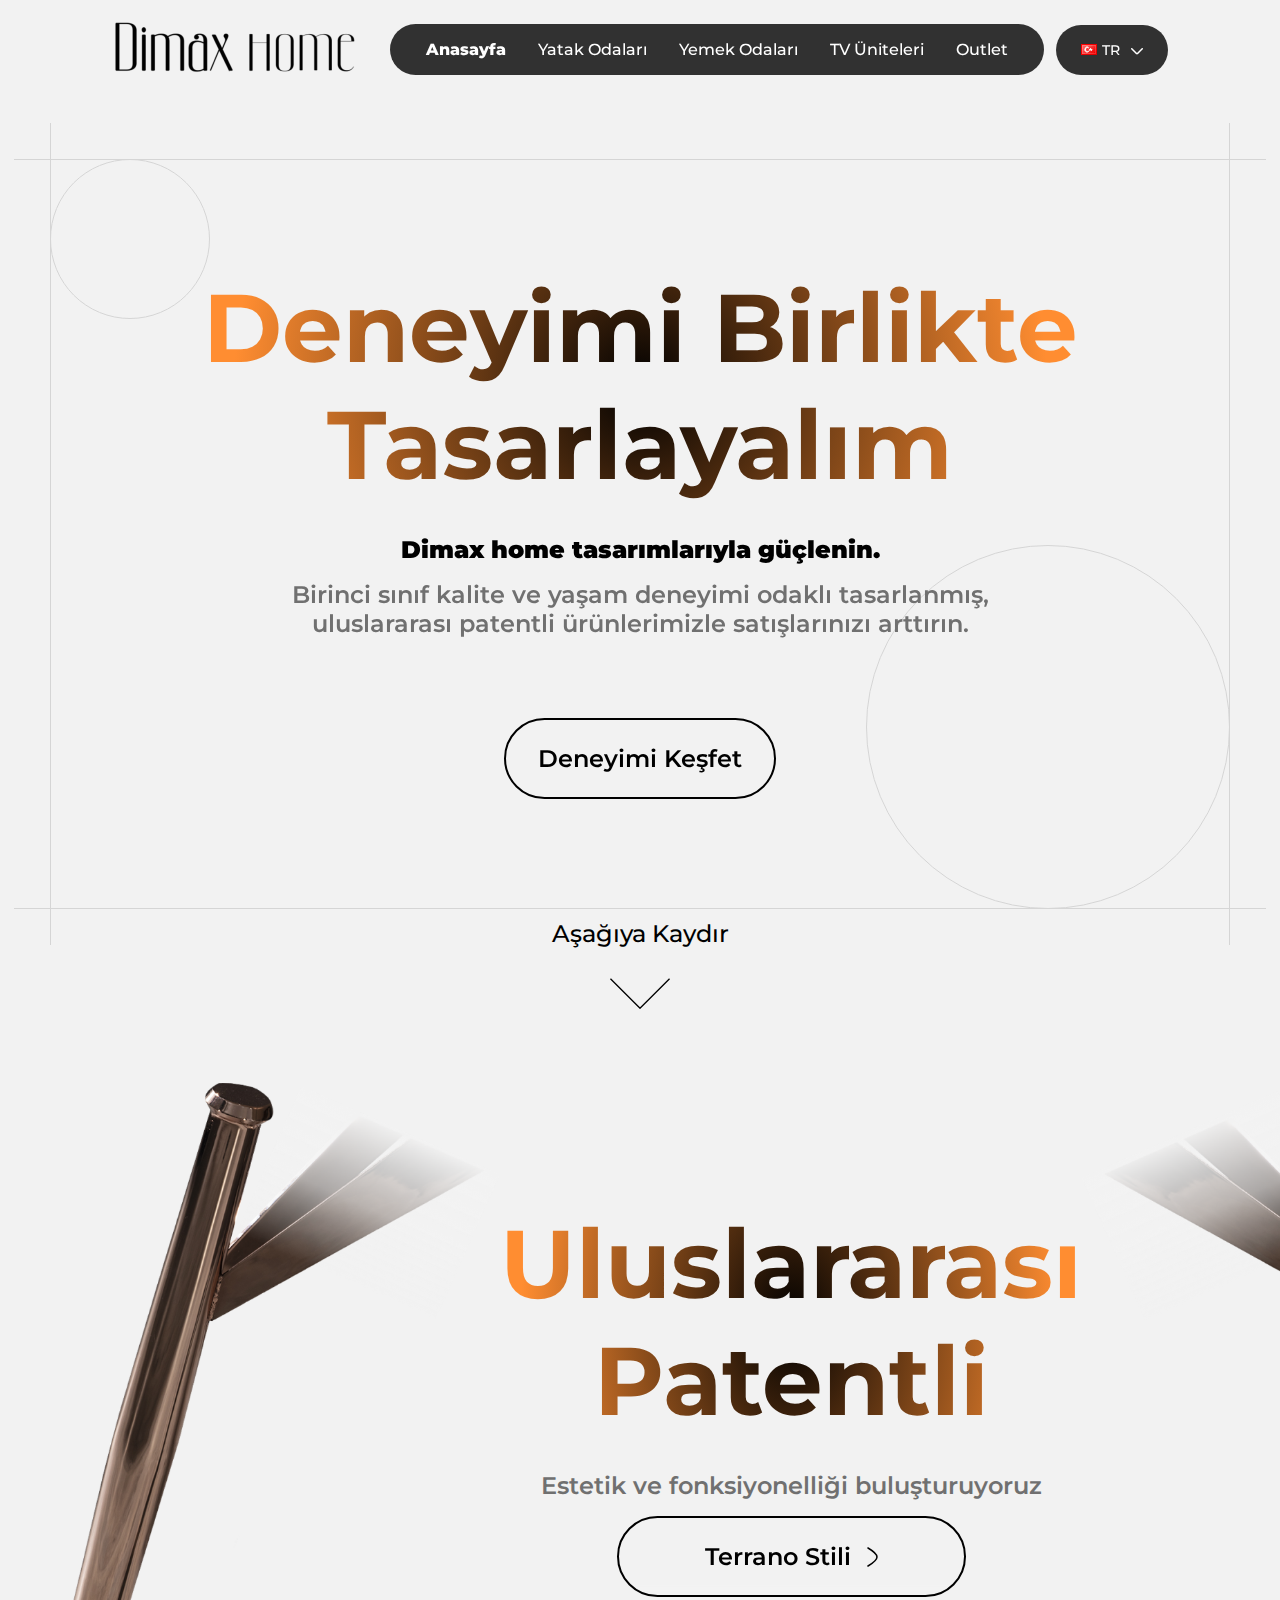
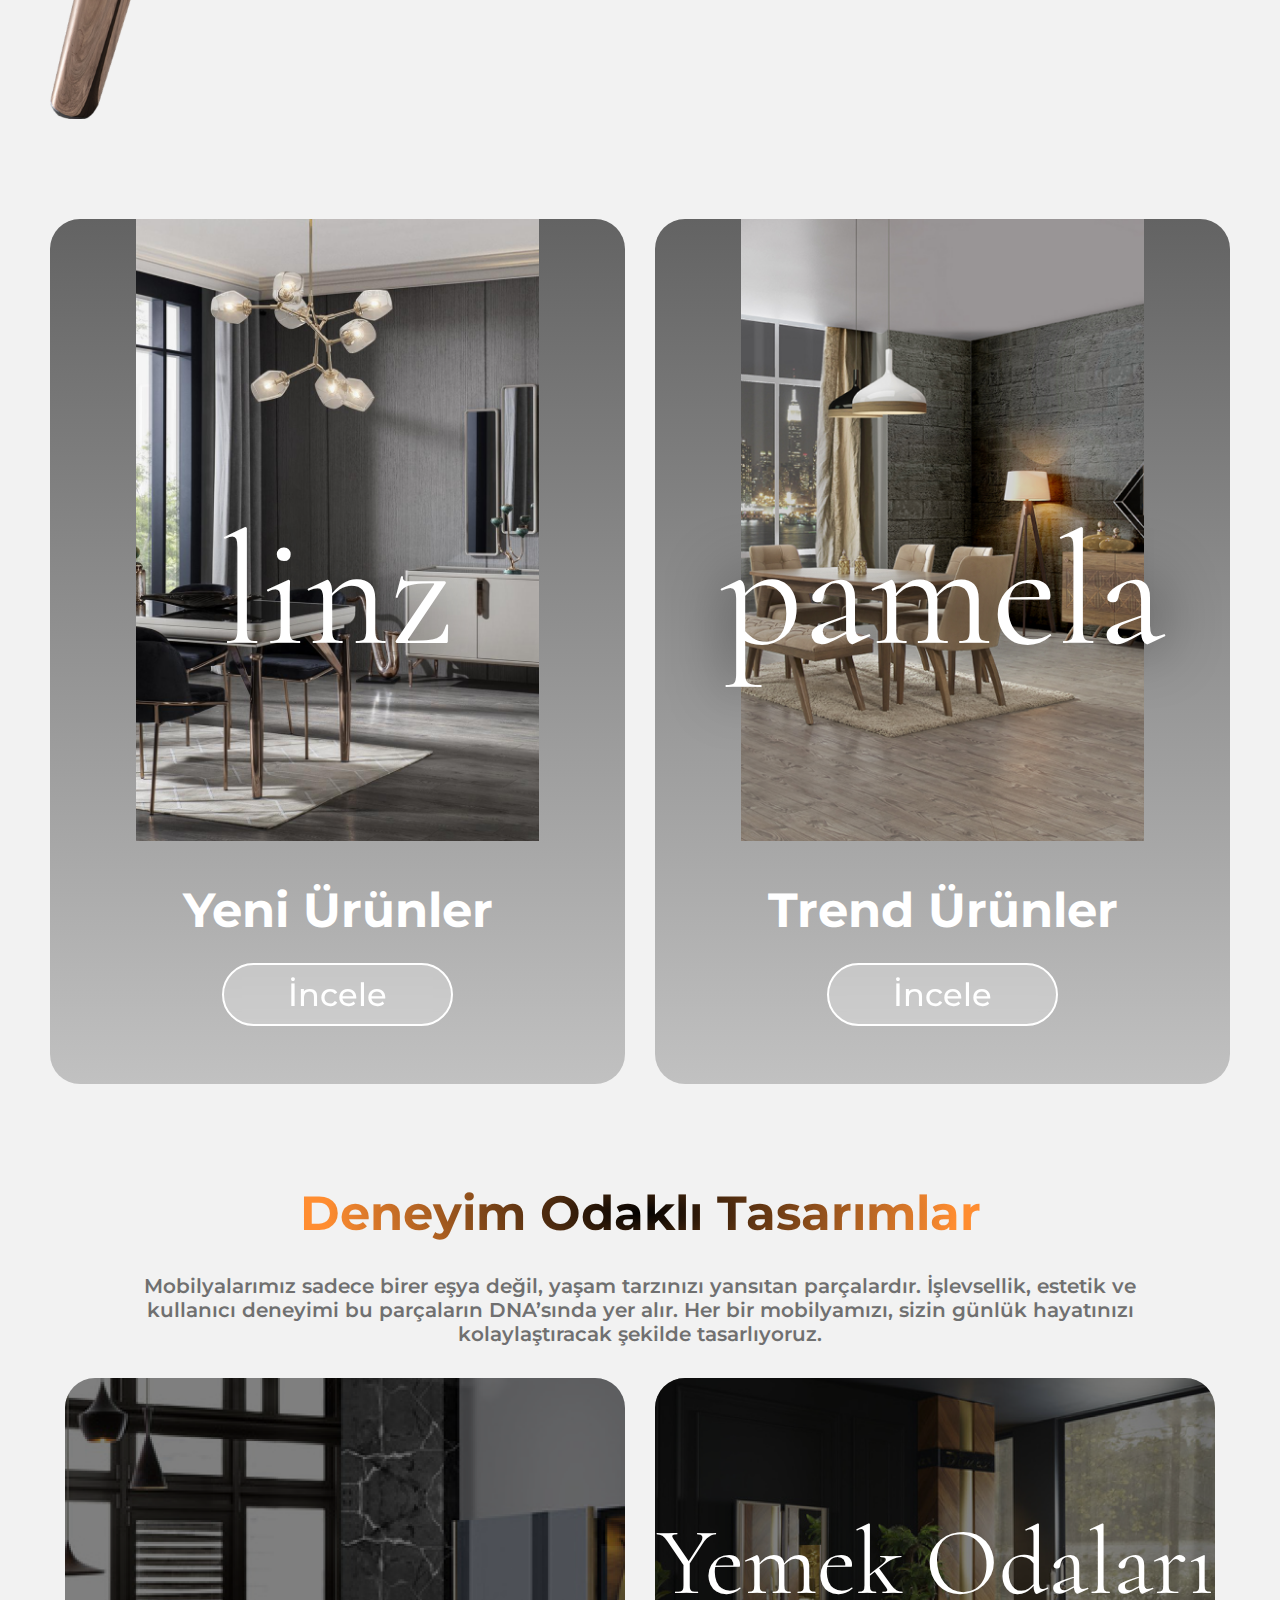
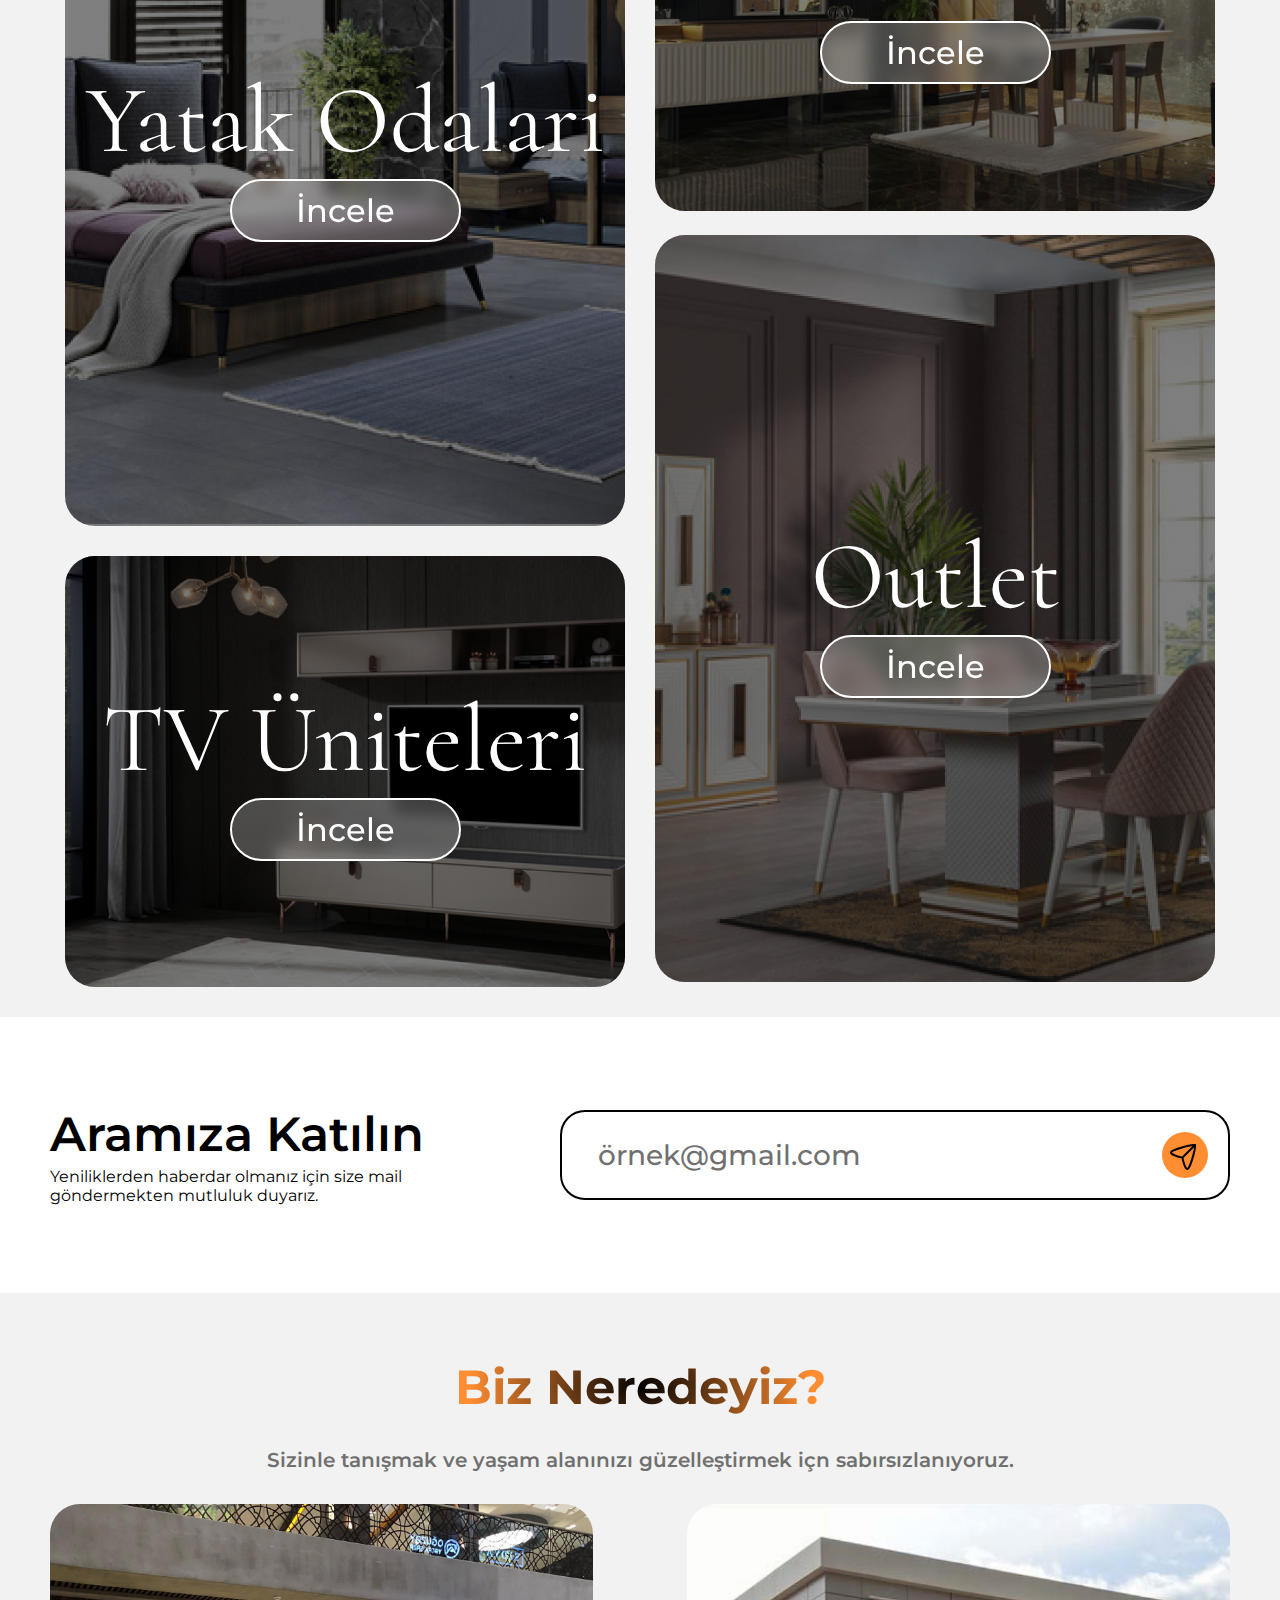
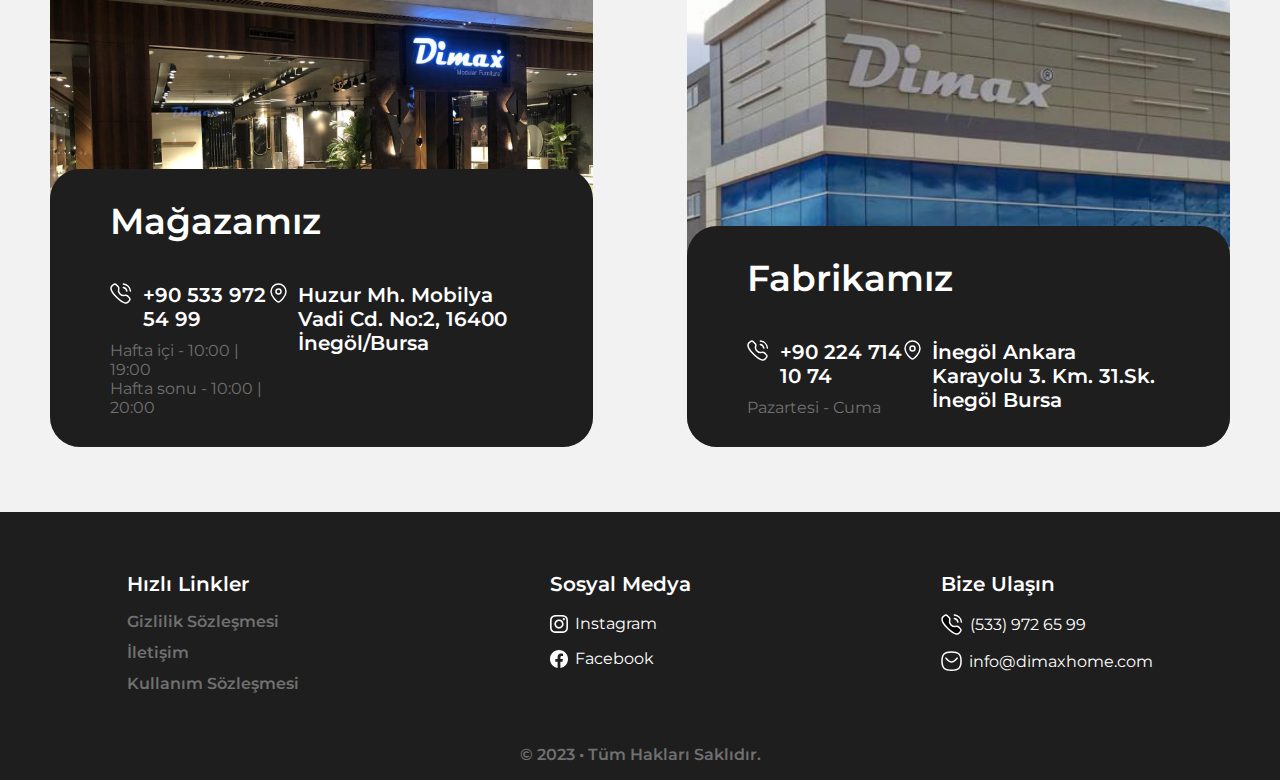
<file: index.html>
<!DOCTYPE html>
<html lang="en">

<head>
    <meta charset="UTF-8">
    <meta http-equiv="X-UA-Compatible" content="IE=edge">
    <meta name="viewport" content="width=device-width, initial-scale=1.0">
    <title>Document</title>
    <link rel="stylesheet" href="./assets/scss/main.css">
</head>

<body>
    <header class="site_header">
        <div class="container">
            <div class="wrapper">
                <a href="./index.html" class="site_logo">
                    <img src="./assets/images/logo.png" alt="">
                </a>
                <ul class="navbar">
                    <li class="nav_item active">
                        <a href="./index.html" class="nav_link">Anasayfa</a>
                    </li>
                    <li class="nav_item">
                        <a href="" class="nav_link">Yatak Odaları</a>
                    </li>
                    <li class="nav_item">
                        <a href="l" class="nav_link">Yemek Odaları</a>
                    </li>
                    <li class="nav_item">
                        <a href="" class="nav_link">TV Üniteleri</a>
                    </li>
                    <li class="nav_item">
                        <a href="" class="nav_link">Outlet</a>
                    </li>
                </ul>
                <div class="selectLanguage">
                    <div class="btn">
                        <img src="./assets/images/tr.png" alt="">
                        <span>Tr</span>
                        <div class="arrow">
                            <svg width="12" viewBox="0 0 534 287" fill="none" xmlns="http://www.w3.org/2000/svg">
                                <g>
                                    <path
                                        d="M500.333 34L290.57 243.763C277.553 256.78 256.447 256.78 243.43 243.763L33.6667 34"
                                        stroke="white" stroke-width="66.6667" stroke-linecap="round"
                                        stroke-linejoin="round" />
                                </g>
                            </svg>
                        </div>
                    </div>
                    <div class="dropdown">
                        <div class="inner">
                            <a href="">
                                <img src="./assets/images/en.png" alt="">
                                En
                            </a>
                            <a href="">
                                <img src="./assets/images/ru.png" alt="">
                                Ru
                            </a>
                            <a href="">
                                <img src="./assets/images/ar.png" alt="">
                                Ar
                            </a>
                        </div>
                    </div>
                </div>
                <div class="toggle">
                    <span class="bars">
                        <span class="bar"></span><span class="bar"></span><span class="bar"></span>
                    </span>
                </div>
            </div>
        </div>
    </header>
    <div class="mobile_menu">
        <div class="inner">
            <div class="top">
                <div class="close_btn">
                       <svg xmlns="http://www.w3.org/2000/svg" width="20" viewBox="0 0 24 24" fill="none">
                        <g id="Menu / Close_LG">
                            <path id="Vector" d="M21 21L12 12M12 12L3 3M12 12L21.0001 3M12 12L3 21.0001" stroke="black"
                                stroke-width="2" stroke-linecap="round" stroke-linejoin="round" />
                        </g>
                    </svg>
                </div>
                <a href="" class="logo">
                    <img src="./assets/images/logo.png" width="100" alt="">
                </a>
            </div>
            <div class="center">
                <ul class="menu">
                    <li class="nav_item">
                        <a href="" class="nav_link">Lorem ipsum</a>
                    </li>
                    <li class="nav_item">
                        <a href="" class="nav_link">Lorem ipsum</a>
                    </li>
                    <li class="nav_item">
                        <a href="" class="nav_link">Lorem ipsum</a>
                    </li>
                    <li class="nav_item">
                        <a href="" class="nav_link">Lorem ipsum</a>
                    </li>
                    <li class="nav_item">
                        <a href="" class="nav_link">Lorem ipsum</a>
                    </li>
                    <li class="nav_item">
                        <a href="" class="nav_link">Lorem ipsum</a>
                    </li>
                </ul>
            </div>
        </div>
    </div>
    <main>
        <section class="hero">
            <div class="container">
                <div class="wrapper">
                    <div class="content">
                        <h1>Deneyimi Birlikte <br>
                            Tasarlayalım
                        </h1>
                        <p><strong>Dimax home tasarımlarıyla güçlenin.</strong></p>
                        <p>Birinci sınıf kalite ve yaşam deneyimi odaklı tasarlanmış, uluslararası patentli
                            ürünlerimizle satışlarınızı arttırın.
                        </p>
                        <a href="" class="btn btn_lg black_border">Deneyimi Keşfet</a>
                    </div>
                    <div class="lines">
                        <div class="line top"></div>
                        <div class="line bottom"></div>
                        <div class="line left"></div>
                        <div class="line right"></div>
                        <div class="circle right_bottom"></div>
                        <div class="circle left_top"></div>
                    </div>
                </div>
                <a href="#ourProduct" class="scrollDown">
                    <span>Aşağıya Kaydır</span>
                    <div class="arrow">
                        <svg width="60" viewBox="0 0 133 69" fill="none" xmlns="http://www.w3.org/2000/svg">
                            <path d="M1 1.5L66.5 67L132 1.5" stroke="black" stroke-width="3" />
                        </svg>
                    </div>
                </a>
            </div>
        </section>
        <section class="ourProduct" id="ourProduct">
            <div class="container">
                <div class="wrapper">
                    <div class="item left">
                        <img src="./assets/images/product-left.png" alt="">
                    </div>
                    <div class="content">
                        <h1>Uluslararası
                            Patentli</h1>
                        <p>Estetik ve fonksiyonelliği buluşturuyoruz</p>
                        <a href="" class="btn btn_lg black_border">
                            Terrano Stili
                            <svg width="11" height="20" viewBox="0 0 11 20" fill="none"
                                xmlns="http://www.w3.org/2000/svg">
                                <path d="M1 1C1 1 10 6.328 10 10C10 13.6707 1 19 1 19" stroke="black" stroke-width="1.5"
                                    stroke-linecap="round" stroke-linejoin="round" />
                            </svg>
                        </a>
                    </div>
                    <div class="item right">
                        <img src="./assets/images/product-right.png" alt="">
                    </div>
                </div>
            </div>
        </section>
        <section class="trendProducts">
            <div class="container">
                <div class="wrapper">
                    <div class="block">
                        <div class="inner">
                            <div class="title">
                                <h3>linz</h3>
                                <div class="bgImg">
                                    <img src="./assets/images/product.png" alt="">
                                </div>
                            </div>
                            <div class="details">
                                <h2>Yeni Ürünler</h2>
                                <a href="" class="btn btn_md white_border">İncele</a>
                            </div>
                        </div>
                    </div>
                    <div class="block">
                        <div class="inner">
                            <div class="title">
                                <h3>pamela</h3>
                                <div class="bgImg">
                                    <img src="./assets/images/produc1.png" alt="">
                                </div>
                            </div>
                            <div class="details">
                                <h2>Trend Ürünler</h2>
                                <a href="" class="btn btn_md white_border">İncele</a>
                            </div>
                        </div>
                    </div>
                </div>
            </div>
        </section>
        <section class="categoryFeatures">
            <div class="container">
                <div class="sec_title">
                    <h1>Deneyim Odaklı Tasarımlar</h1>
                    <p>Mobilyalarımız sadece birer eşya değil, yaşam tarzınızı yansıtan parçalardır. İşlevsellik,
                        estetik ve kullanıcı deneyimi bu parçaların DNA’sında yer alır. Her bir mobilyamızı, sizin
                        günlük hayatınızı kolaylaştıracak şekilde tasarlıyoruz.</p>
                </div>
                <ul class="category_items">
                    <li class="item">
                        <div class="inner">
                            <div class="content">
                                <h3 class="title">Yatak Odalari</h3>
                                <a href="" class="btn btn_md white_border">İncele</a>
                            </div>
                            <div class="bgImg">
                                <img src="./assets/images/category.png" alt="">
                            </div>
                        </div>
                    </li>
                    <li class="item">
                        <div class="inner">
                            <div class="content">
                                <h3 class="title">Yemek Odaları</h3>
                                <a href="" class="btn btn_md white_border">İncele</a>
                            </div>
                            <div class="bgImg">
                                <img src="./assets/images/category1.png" alt="">
                            </div>
                        </div>
                    </li>
                    <li class="item">
                        <div class="inner">
                            <div class="content">
                                <h3 class="title">TV Üniteleri</h3>
                                <a href="" class="btn btn_md white_border">İncele</a>
                            </div>
                            <div class="bgImg">
                                <img src="./assets/images/category2.png" alt="">
                            </div>
                        </div>
                    </li>
                    <li class="item">
                        <div class="inner">
                            <div class="content">
                                <h3 class="title">Outlet</h3>
                                <a href="" class="btn btn_md white_border">İncele</a>
                            </div>
                            <div class="bgImg">
                                <img src="./assets/images/category3.png" alt="">
                            </div>
                        </div>
                    </li>
                </ul>
            </div>
        </section>
        <section class="subForm">
            <div class="container">
                <div class="wrapper">
                    <div class="title">
                        <h1>Aramıza Katılın</h1>
                        <p>Yeniliklerden haberdar olmanız için size mail göndermekten mutluluk duyarız.</p>
                    </div>
                    <form action="">
                        <div class="form_wrap">
                            <input type="text" placeholder="örnek@gmail.com">
                            <button type="button" class="send_btn">
                                <svg width="26" height="26" viewBox="0 0 26 26" fill="none"
                                    xmlns="http://www.w3.org/2000/svg">
                                    <path fill-rule="evenodd" clip-rule="evenodd"
                                        d="M12.3814 13.6185C12.3814 13.6185 -3.29872 10.3748 2.15022 7.22933C6.74843 4.57513 22.5953 0.0117524 24.8092 1.19084C25.9882 3.40475 21.4248 19.2516 18.7706 23.8498C15.6252 29.2988 12.3814 13.6185 12.3814 13.6185Z"
                                        stroke="black" stroke-width="2" stroke-linecap="round"
                                        stroke-linejoin="round" />
                                    <path d="M13 13L25 1" stroke="black" stroke-width="2" stroke-linecap="round"
                                        stroke-linejoin="round" />
                                </svg>
                            </button>
                        </div>
                    </form>
                </div>
            </div>
        </section>
        <section class="whereWeAre">
            <div class="container">
                <div class="sec_title">
                    <h1>Biz Neredeyiz?</h1>
                    <p>Sizinle tanışmak ve yaşam alanınızı güzelleştirmek içn sabırsızlanıyoruz.</p>
                </div>
                <div class="wrapper">
                    <div class="contentBlock">
                        <div class="inner">
                            <div class="image">
                                <img src="./assets/images/store.png" alt="">
                            </div>
                            <div class="details">
                                <h3>Mağazamız</h3>
                                <div>
                                    <div>
                                        <a href="" class="contact_link">
                                            <svg width="22" height="21" viewBox="0 0 22 21" fill="none"
                                                xmlns="http://www.w3.org/2000/svg">
                                                <path d="M13.353 1C17.054 1.411 19.978 4.331 20.393 8.032"
                                                    stroke="currentColor" stroke-width="1.5" stroke-linecap="round"
                                                    stroke-linejoin="round" />
                                                <path d="M13.353 4.54297C15.124 4.88697 16.508 6.27197 16.853 8.04297"
                                                    stroke="currentColor" stroke-width="1.5" stroke-linecap="round"
                                                    stroke-linejoin="round" />
                                                <path fill-rule="evenodd" clip-rule="evenodd"
                                                    d="M10.0315 10.9724C14.0205 14.9604 14.9254 10.3467 17.4653 12.8848C19.9138 15.3328 21.3222 15.8232 18.2188 18.9247C17.8302 19.237 15.3613 22.9943 6.68447 14.3197C-1.99341 5.644 1.76157 3.17244 2.07394 2.78395C5.18377 -0.326154 5.66682 1.08938 8.11539 3.53733C10.6541 6.0765 6.04253 6.98441 10.0315 10.9724Z"
                                                    stroke="currentColor" stroke-width="1.5" stroke-linecap="round"
                                                    stroke-linejoin="round" />
                                            </svg>
                                            +90 533 972 54 99
                                        </a>
                                        <div class="workTime">
                                            <span>Hafta içi - 10:00 | 19:00</span>
                                            <span>Hafta sonu - 10:00 | 20:00</span>
                                        </div>
                                    </div>
                                    <div>
                                        <div class="contact_link">
                                            <svg width="17" height="20" viewBox="0 0 17 20" fill="none"
                                                xmlns="http://www.w3.org/2000/svg">
                                                <path fill-rule="evenodd" clip-rule="evenodd"
                                                    d="M11 8.50051C11 7.11924 9.88076 6 8.50051 6C7.11924 6 6 7.11924 6 8.50051C6 9.88076 7.11924 11 8.50051 11C9.88076 11 11 9.88076 11 8.50051Z"
                                                    stroke="currentColor" stroke-width="1.5" stroke-linecap="round"
                                                    stroke-linejoin="round" />
                                                <path fill-rule="evenodd" clip-rule="evenodd"
                                                    d="M8.49951 19C7.30104 19 1 13.8984 1 8.56329C1 4.38664 4.3571 1 8.49951 1C12.6419 1 16 4.38664 16 8.56329C16 13.8984 9.69799 19 8.49951 19Z"
                                                    stroke="currentColor" stroke-width="1.5" stroke-linecap="round"
                                                    stroke-linejoin="round" />
                                            </svg>
                                            Huzur Mh. Mobilya Vadi Cd. No:2, 16400 İnegöl/Bursa
                                        </div>
                                    </div>
                                </div>
                            </div>
                        </div>
                    </div>
                    <div class="contentBlock">
                        <div class="inner">
                            <div class="image">
                                <img src="./assets/images/building.png" alt="">
                            </div>
                            <div class="details">
                                <h3>Fabrikamız</h3>
                                <div>
                                    <div>
                                        <a href="" class="contact_link">
                                            <svg width="22" height="21" viewBox="0 0 22 21" fill="none"
                                                xmlns="http://www.w3.org/2000/svg">
                                                <path d="M13.353 1C17.054 1.411 19.978 4.331 20.393 8.032"
                                                    stroke="currentColor" stroke-width="1.5" stroke-linecap="round"
                                                    stroke-linejoin="round" />
                                                <path d="M13.353 4.54297C15.124 4.88697 16.508 6.27197 16.853 8.04297"
                                                    stroke="currentColor" stroke-width="1.5" stroke-linecap="round"
                                                    stroke-linejoin="round" />
                                                <path fill-rule="evenodd" clip-rule="evenodd"
                                                    d="M10.0315 10.9724C14.0205 14.9604 14.9254 10.3467 17.4653 12.8848C19.9138 15.3328 21.3222 15.8232 18.2188 18.9247C17.8302 19.237 15.3613 22.9943 6.68447 14.3197C-1.99341 5.644 1.76157 3.17244 2.07394 2.78395C5.18377 -0.326154 5.66682 1.08938 8.11539 3.53733C10.6541 6.0765 6.04253 6.98441 10.0315 10.9724Z"
                                                    stroke="currentColor" stroke-width="1.5" stroke-linecap="round"
                                                    stroke-linejoin="round" />
                                            </svg>
                                            +90 224 714 10 74
                                        </a>
                                        <div class="workTime">
                                            <span>Pazartesi - Cuma</span>
                                        </div>
                                    </div>
                                    <div>
                                        <div class="contact_link">
                                            <svg width="17" height="20" viewBox="0 0 17 20" fill="none"
                                                xmlns="http://www.w3.org/2000/svg">
                                                <path fill-rule="evenodd" clip-rule="evenodd"
                                                    d="M11 8.50051C11 7.11924 9.88076 6 8.50051 6C7.11924 6 6 7.11924 6 8.50051C6 9.88076 7.11924 11 8.50051 11C9.88076 11 11 9.88076 11 8.50051Z"
                                                    stroke="currentColor" stroke-width="1.5" stroke-linecap="round"
                                                    stroke-linejoin="round" />
                                                <path fill-rule="evenodd" clip-rule="evenodd"
                                                    d="M8.49951 19C7.30104 19 1 13.8984 1 8.56329C1 4.38664 4.3571 1 8.49951 1C12.6419 1 16 4.38664 16 8.56329C16 13.8984 9.69799 19 8.49951 19Z"
                                                    stroke="currentColor" stroke-width="1.5" stroke-linecap="round"
                                                    stroke-linejoin="round" />
                                            </svg>
                                            İnegöl Ankara Karayolu 3. Km. 31.Sk. İnegöl Bursa
                                        </div>
                                    </div>
                                </div>
                            </div>
                        </div>
                    </div>
                </div>
            </div>
        </section>
    </main>
    <footer class="site_footer">
        <div class="container">
            <div class="wrapper">
                <div class="col">
                    <h5>Hızlı Linkler</h5>
                    <ul class="menu">
                        <li>
                            <a href="">Gizlilik Sözleşmesi</a>
                        </li>
                        <li>
                            <a href="">İletişim</a>
                        </li>
                        <li>
                            <a href="">Kullanım Sözleşmesi</a>
                        </li>
                    </ul>
                </div>
                <div class="col">
                    <h5>Sosyal Medya</h5>
                    <div class="links">
                        <a href="">
                            <svg width="18" height="18" viewBox="0 0 18 18" xmlns="http://www.w3.org/2000/svg">
                                <path
                                    d="M9.00176 1.62102C11.4069 1.62102 11.6917 1.63157 12.6376 1.67376C13.5167 1.71244 13.9914 1.86013 14.3079 1.9832C14.7263 2.14495 15.0287 2.34186 15.3417 2.65482C15.6581 2.97128 15.8515 3.27017 16.0133 3.68861C16.1364 4.00508 16.284 4.4833 16.3227 5.35886C16.3649 6.30826 16.3755 6.59308 16.3755 8.99473C16.3755 11.3999 16.3649 11.6847 16.3227 12.6306C16.284 13.5097 16.1364 13.9844 16.0133 14.3008C15.8515 14.7193 15.6546 15.0217 15.3417 15.3346C15.0252 15.6511 14.7263 15.8445 14.3079 16.0063C13.9914 16.1293 13.5132 16.277 12.6376 16.3157C11.6882 16.3579 11.4034 16.3684 9.00176 16.3684C6.5966 16.3684 6.31178 16.3579 5.36589 16.3157C4.48681 16.277 4.01211 16.1293 3.69564 16.0063C3.2772 15.8445 2.9748 15.6476 2.66185 15.3346C2.34538 15.0182 2.15198 14.7193 1.99023 14.3008C1.86716 13.9844 1.71948 13.5062 1.6808 12.6306C1.6386 11.6812 1.62805 11.3964 1.62805 8.99473C1.62805 6.58957 1.6386 6.30475 1.6808 5.35886C1.71948 4.47978 1.86716 4.00508 1.99023 3.68861C2.15198 3.27017 2.3489 2.96777 2.66185 2.65482C2.97832 2.33835 3.2772 2.14495 3.69564 1.9832C4.01211 1.86013 4.49033 1.71244 5.36589 1.67376C6.31178 1.63157 6.5966 1.62102 9.00176 1.62102ZM9.00176 0C6.55792 0 6.252 0.0105489 5.29205 0.0527447C4.33561 0.0949404 3.67806 0.249658 3.10842 0.471186C2.51416 0.703262 2.01133 1.00918 1.51201 1.51201C1.00918 2.01133 0.703262 2.51416 0.471186 3.1049C0.249658 3.67806 0.0949404 4.3321 0.0527447 5.28853C0.0105489 6.252 0 6.55792 0 9.00176C0 11.4456 0.0105489 11.7515 0.0527447 12.7115C0.0949404 13.6679 0.249658 14.3255 0.471186 14.8951C0.703262 15.4894 1.00918 15.9922 1.51201 16.4915C2.01133 16.9908 2.51416 17.3003 3.1049 17.5288C3.67806 17.7503 4.3321 17.9051 5.28853 17.9473C6.24849 17.9895 6.55441 18 8.99824 18C11.4421 18 11.748 17.9895 12.708 17.9473C13.6644 17.9051 14.3219 17.7503 14.8916 17.5288C15.4823 17.3003 15.9852 16.9908 16.4845 16.4915C16.9838 15.9922 17.2932 15.4894 17.5218 14.8986C17.7433 14.3255 17.898 13.6714 17.9402 12.715C17.9824 11.755 17.993 11.4491 17.993 9.00527C17.993 6.56144 17.9824 6.25552 17.9402 5.29557C17.898 4.33913 17.7433 3.68158 17.5218 3.11194C17.3003 2.51416 16.9943 2.01133 16.4915 1.51201C15.9922 1.0127 15.4894 0.703262 14.8986 0.474702C14.3255 0.253174 13.6714 0.0984567 12.715 0.056261C11.7515 0.0105489 11.4456 0 9.00176 0Z"
                                    fill="currentColor" />
                                <path
                                    d="M9.00176 4.37793C6.44892 4.37793 4.37781 6.44904 4.37781 9.00188C4.37781 11.5547 6.44892 13.6258 9.00176 13.6258C11.5546 13.6258 13.6257 11.5547 13.6257 9.00188C13.6257 6.44904 11.5546 4.37793 9.00176 4.37793ZM9.00176 12.0013C7.34558 12.0013 6.00234 10.6581 6.00234 9.00188C6.00234 7.3457 7.34558 6.00247 9.00176 6.00247C10.6579 6.00247 12.0012 7.3457 12.0012 9.00188C12.0012 10.6581 10.6579 12.0013 9.00176 12.0013Z"
                                    fill="currentColor" />
                                <path
                                    d="M14.8881 4.19474C14.8881 4.79252 14.4028 5.27425 13.8086 5.27425C13.2108 5.27425 12.7291 4.789 12.7291 4.19474C12.7291 3.59697 13.2143 3.11523 13.8086 3.11523C14.4028 3.11523 14.8881 3.60049 14.8881 4.19474Z"
                                    fill="currentColor" />
                            </svg>
                            Instagram
                        </a>
                        <a href="">
                            <svg width="18" height="18" viewBox="0 0 18 18" xmlns="http://www.w3.org/2000/svg">
                                <path
                                    d="M18 9.055C18 4.05406 13.9706 0 9 0C4.02943 0 0 4.05406 0 9.055C0 13.5745 3.29115 17.3207 7.59375 18V11.6725H5.30859V9.055H7.59375V7.06007C7.59375 4.79066 8.93742 3.53711 10.9932 3.53711C11.9776 3.53711 13.0078 3.71397 13.0078 3.71397V5.94234H11.873C10.755 5.94234 10.4062 6.64039 10.4062 7.35719V9.055H12.9023L12.5033 11.6725H10.4062V18C14.7088 17.3207 18 13.5745 18 9.055Z"
                                    fill="currentColor" />
                            </svg>
                            Facebook
                        </a>
                    </div>
                </div>
                <div class="col">
                    <h5>Bize Ulaşın</h5>
                    <div class="links">
                        <a href="">
                            <svg width="22" height="21" viewBox="0 0 22 21" xmlns="http://www.w3.org/2000/svg">
                                <path d="M13.3792 1C17.0802 1.411 20.0042 4.331 20.4192 8.032" stroke="currentColor"
                                    stroke-width="1.5" stroke-linecap="round" stroke-linejoin="round" />
                                <path d="M13.3792 4.54297C15.1502 4.88697 16.5342 6.27197 16.8792 8.04297"
                                    stroke="currentColor" stroke-width="1.5" stroke-linecap="round"
                                    stroke-linejoin="round" />
                                <path fill-rule="evenodd" clip-rule="evenodd"
                                    d="M10.0576 10.9724C14.0466 14.9604 14.9516 10.3467 17.4914 12.8848C19.9399 15.3328 21.3483 15.8232 18.2449 18.9247C17.8564 19.237 15.3874 22.9943 6.71059 14.3197C-1.96728 5.644 1.78769 3.17244 2.10007 2.78395C5.20989 -0.326154 5.69295 1.08938 8.14151 3.53733C10.6803 6.0765 6.06866 6.98441 10.0576 10.9724Z"
                                    stroke="currentColor" stroke="currentColor" stroke-width="1.5"
                                    stroke-linecap="round" stroke-linejoin="round" />
                            </svg>
                            (533) 972 65 99
                        </a>
                        <a href="">
                            <svg width="21" height="20" viewBox="0 0 21 20" fill="none"
                                xmlns="http://www.w3.org/2000/svg">
                                <path
                                    d="M16.0928 7.16699C16.0928 7.16699 12.8828 11.0197 10.5349 11.0197C8.18801 11.0197 4.94189 7.16699 4.94189 7.16699"
                                    stroke="currentColor" stroke-width="1.5" stroke-linecap="round"
                                    stroke-linejoin="round" />
                                <path fill-rule="evenodd" clip-rule="evenodd"
                                    d="M1 10.1168C1 3.2787 3.38095 1 10.5238 1C17.6667 1 20.0476 3.2787 20.0476 10.1168C20.0476 16.9539 17.6667 19.2336 10.5238 19.2336C3.38095 19.2336 1 16.9539 1 10.1168Z"
                                    stroke="currentColor" stroke-width="1.5" stroke-linecap="round"
                                    stroke-linejoin="round" />
                            </svg>
                            info@dimaxhome.com
                        </a>
                    </div>
                </div>
            </div>
            <div class="copyright">
                <p>© 2023 • Tüm Hakları Saklıdır.</p>
            </div>
        </div>
    </footer>
    <script src="./assets/js/swiper-bundle.min.js"></script>
    <script src="https://cdnjs.cloudflare.com/ajax/libs/jquery/3.7.1/jquery.min.js"></script>
    <script src="./assets/js/app.js"></script>
</body>

</html>
</file>
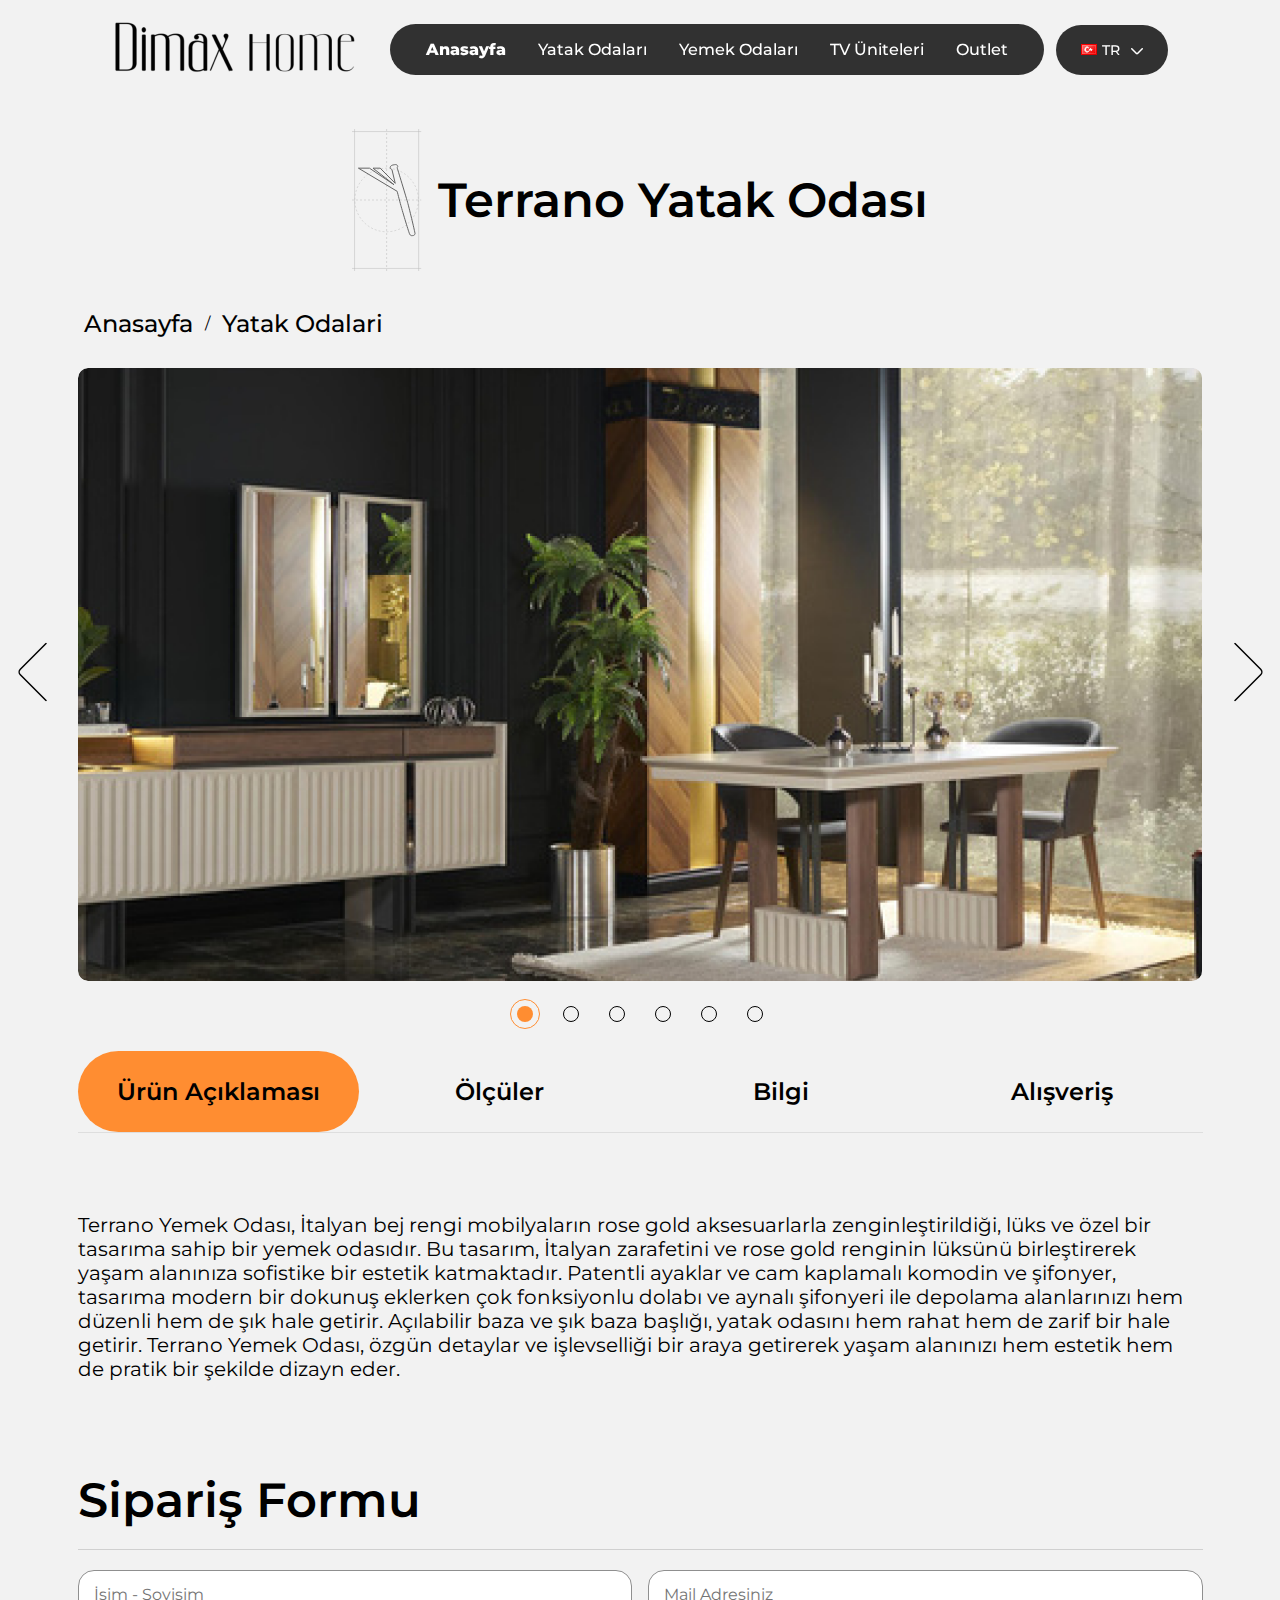
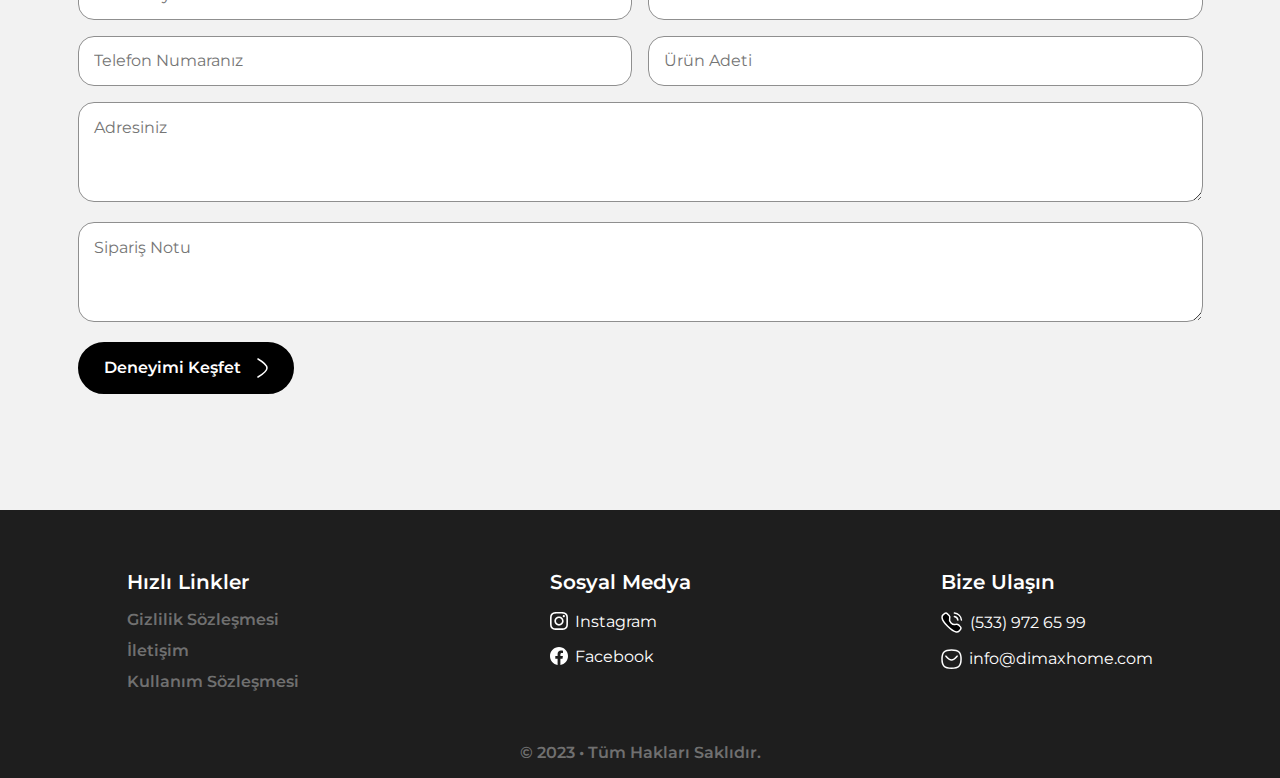
<file: assets/pages/product-detail.html>
<!DOCTYPE html>
<html lang="en">

<head>
    <meta charset="UTF-8">
    <meta http-equiv="X-UA-Compatible" content="IE=edge">
    <meta name="viewport" content="width=device-width, initial-scale=1.0">
    <title>Document</title>
    <link rel="stylesheet" href="../scss/main.css">
    <link rel="stylesheet" href="https://cdn.jsdelivr.net/npm/@fancyapps/ui@5.0/dist/fancybox/fancybox.css" />
</head>

<body>
    <header class="site_header">
        <div class="container">
            <div class="wrapper">
                <a href="" class="site_logo">
                    <img src="../images/logo.png" alt="">
                </a>
                <ul class="navbar">
                    <li class="nav_item active">
                        <a href="" class="nav_link">Anasayfa</a>
                    </li>
                    <li class="nav_item">
                        <a href="" class="nav_link">Yatak Odaları</a>
                    </li>
                    <li class="nav_item">
                        <a href="l" class="nav_link">Yemek Odaları</a>
                    </li>
                    <li class="nav_item">
                        <a href="" class="nav_link">TV Üniteleri</a>
                    </li>
                    <li class="nav_item">
                        <a href="" class="nav_link">Outlet</a>
                    </li>
                </ul>
                <div class="selectLanguage">
                    <div class="btn">
                        <img src="../images/tr.png" alt="">
                        <span>Tr</span>
                        <div class="arrow">
                            <svg width="12" viewBox="0 0 534 287" fill="none" xmlns="http://www.w3.org/2000/svg">
                                <g>
                                    <path
                                        d="M500.333 34L290.57 243.763C277.553 256.78 256.447 256.78 243.43 243.763L33.6667 34"
                                        stroke="white" stroke-width="66.6667" stroke-linecap="round"
                                        stroke-linejoin="round" />
                                </g>
                            </svg>
                        </div>
                    </div>
                    <div class="dropdown">
                        <div class="inner">
                            <a href="">
                                <img src="../images/en.png" alt="">
                                En
                            </a>
                            <a href="">
                                <img src="../images/ru.png" alt="">
                                Ru
                            </a>
                            <a href="">
                                <img src="../images/ar.png" alt="">
                                Ar
                            </a>
                        </div>
                    </div>
                </div>
                <div class="toggle">
                    <span class="bars">
                        <span class="bar"></span><span class="bar"></span><span class="bar"></span>
                    </span>
                </div>
            </div>
        </div>
    </header>
    <div class="mobile_menu">
        <div class="inner">
            <div class="top">
                <div class="close_btn">
                    <svg xmlns="http://www.w3.org/2000/svg" width="20" viewBox="0 0 24 24" fill="none">
                        <g id="Menu / Close_LG">
                            <path id="Vector" d="M21 21L12 12M12 12L3 3M12 12L21.0001 3M12 12L3 21.0001" stroke="black"
                                stroke-width="2" stroke-linecap="round" stroke-linejoin="round" />
                        </g>
                    </svg>
                </div>
                <a href="" class="logo">
                    <img src="../images/logo.png" width="100" alt="">
                </a>
            </div>
            <div class="center">
                <ul class="menu">
                    <li class="nav_item">
                        <a href="" class="nav_link">Lorem ipsum</a>
                    </li>
                    <li class="nav_item">
                        <a href="" class="nav_link">Lorem ipsum</a>
                    </li>
                    <li class="nav_item">
                        <a href="" class="nav_link">Lorem ipsum</a>
                    </li>
                    <li class="nav_item">
                        <a href="" class="nav_link">Lorem ipsum</a>
                    </li>
                    <li class="nav_item">
                        <a href="" class="nav_link">Lorem ipsum</a>
                    </li>
                    <li class="nav_item">
                        <a href="" class="nav_link">Lorem ipsum</a>
                    </li>
                </ul>
            </div>
        </div>
    </div>
    <main>
        <section class="productDetail">
            <div class="container">
                <div class="wrapper">
                    <div class="productTitle">
                        <div class="icon">
                            <img src="../images/icon.svg" alt="">
                        </div>
                        <h1>Terrano Yatak Odası</h1>
                    </div>
                    <div class="breadcrumb">
                        <ul>
                            <li>
                                <a href="">Anasayfa</a>
                            </li>
                            <li>
                                <a href="">Yatak Odalari</a>
                            </li>
                        </ul>
                    </div>
                    <div class="gallery">
                        <div class="arrow prev_arrow">
                            <svg width="29" height="59" viewBox="0 0 29 59" fill="none"
                                xmlns="http://www.w3.org/2000/svg">
                                <path d="M28 1L2.32843 26.6716C0.766333 28.2337 0.76633 30.7663 2.32843 32.3284L28 58"
                                    stroke="black" stroke-width="1.5" stroke-linecap="round" stroke-linejoin="round" />
                            </svg>
                        </div>
                        <div class="slider">
                            <div class="swiper-wrapper">
                                <div class="swiper-slide">
                                    <a href="../images/category1.png" class="image">
                                        <img src="../images/category1.png" alt="">
                                    </a>
                                </div>
                                <div class="swiper-slide">
                                    <a href="../images/category2.png" class="image">
                                        <img src="../images/category2.png" alt="">
                                    </a>
                                </div>
                                <div class="swiper-slide">
                                    <a href="../images/category3.png" class="image">
                                        <img src="../images/category3.png" alt="">
                                    </a>
                                </div>
                                <div class="swiper-slide">
                                    <a href="../images/category2.png" class="image">
                                        <img src="../images/category2.png" alt="">
                                    </a>
                                </div>
                                <div class="swiper-slide">
                                    <a href="../images/category1.png" class="image">
                                        <img src="../images/category1.png" alt="">
                                    </a>
                                </div>
                                <div class="swiper-slide">
                                    <a href="../images/category2.png" class="image">
                                        <img src="../images/category2.png" alt="">
                                    </a>
                                </div>
                            </div>
                        </div>
                        <div class="arrow next_arrow">
                            <svg width="29" height="59" viewBox="0 0 29 59" fill="none"
                                xmlns="http://www.w3.org/2000/svg">
                                <path d="M1 1L26.6716 26.6716C28.2337 28.2337 28.2337 30.7663 26.6716 32.3284L1 58"
                                    stroke="black" stroke-width="1.5" stroke-linecap="round" stroke-linejoin="round" />
                            </svg>
                        </div>
                        <div class="swiper-pagination"></div>
                    </div>
                    <div class="tabs productFeatures">
                        <ul id="tabs-nav">
                            <li><a href="#tab1">Ürün Açıklaması</a></li>
                            <li><a href="#tab2">Ölçüler</a></li>
                            <li><a href="#tab3">Bilgi</a></li>
                            <li><a href="#tab4">Alışveriş</a></li>
                        </ul>
                        <div id="tabs-content">
                            <div id="tab1" class="tab-content">
                                <div class="desc">
                                    <p>Terrano Yemek Odası, İtalyan bej rengi mobilyaların rose gold aksesuarlarla
                                        zenginleştirildiği, lüks ve özel bir tasarıma sahip bir yemek odasıdır. Bu
                                        tasarım,
                                        İtalyan zarafetini ve rose gold renginin lüksünü birleştirerek yaşam alanınıza
                                        sofistike bir estetik katmaktadır. Patentli ayaklar ve cam kaplamalı komodin ve
                                        şifonyer, tasarıma modern bir dokunuş eklerken çok fonksiyonlu dolabı ve aynalı
                                        şifonyeri ile depolama alanlarınızı hem düzenli hem de şık hale getirir.
                                        Açılabilir
                                        baza ve şık baza başlığı, yatak odasını hem rahat hem de zarif bir hale getirir.
                                        Terrano Yemek Odası, özgün detaylar ve işlevselliği bir araya getirerek yaşam
                                        alanınızı hem estetik hem de pratik bir şekilde dizayn eder.</p>
                                </div>
                            </div>
                            <div id="tab2" class="tab-content">
                                <div class="size">
                                    <table>
                                        <thead>
                                            <tr>
                                                <th>#</th>
                                                <th>Modül Adı</th>
                                                <th>Genişlik (cm)</th>
                                                <th>Derinlik (cm)</th>
                                                <th>Yükseklik (cm)</th>
                                            </tr>
                                        </thead>
                                        <tbody>
                                            <tr>
                                                <td>1</td>
                                                <td>Konsol</td>
                                                <td>2080</td>
                                                <td>500</td>
                                                <td>800</td>
                                            </tr>
                                            <tr>
                                                <td>1</td>
                                                <td>Konsol</td>
                                                <td>2080</td>
                                                <td>500</td>
                                                <td>800</td>
                                            </tr>
                                            <tr>
                                                <td>1</td>
                                                <td>Konsol</td>
                                                <td>2080</td>
                                                <td>500</td>
                                                <td>800</td>
                                            </tr>
                                            <tr>
                                                <td>1</td>
                                                <td>Konsol</td>
                                                <td>2080</td>
                                                <td>500</td>
                                                <td>800</td>
                                            </tr>
                                        </tbody>
                                    </table>
                                </div>
                            </div>
                            <div id="tab3" class="tab-content">
                            </div>
                            <div id="tab4" class="tab-content">
                            </div>
                        </div>
                    </div>
                </div>
            </div>
        </section>
        <section class="orderForm">
            <div class="container">
                <div class="wrapper">
                    <div class="title">
                        <h1>Sipariş Formu</h1>
                    </div>
                    <form action="">
                        <div class="form_wrap">
                            <div class="form_element w_5">
                                <input type="text" placeholder="İsim - Soyisim">
                            </div>
                            <div class="form_element w_5">
                                <input type="text" placeholder="Mail Adresiniz">
                            </div>
                            <div class="form_element w_5">
                                <input type="text" placeholder="Telefon Numaranız">
                            </div>
                            <div class="form_element w_5">
                                <input type="text" placeholder="Ürün Adeti">
                            </div>
                            <div class="form_element">
                                <textarea name="" id="" placeholder="Adresiniz"></textarea>
                            </div>
                            <div class="form_element">
                                <textarea name="" id="" placeholder="Sipariş Notu"></textarea>
                            </div>
                            <div class="form_element">
                                <button type="button" class="btn black_border send_btn">
                                    Deneyimi Keşfet
                                    <svg width="11" height="20" viewBox="0 0 11 20" fill="none"
                                        xmlns="http://www.w3.org/2000/svg">
                                        <path d="M1 1C1 1 10 6.328 10 10C10 13.6707 1 19 1 19" stroke="white"
                                            stroke-width="1.5" stroke-linecap="round" stroke-linejoin="round" />
                                    </svg>
                                </button>
                            </div>
                        </div>
                    </form>
                </div>
            </div>
        </section>
    </main>

    <footer class="site_footer">
        <div class="container">
            <div class="wrapper">
                <div class="col">
                    <h5>Hızlı Linkler</h5>
                    <ul class="menu">
                        <li>
                            <a href="">Gizlilik Sözleşmesi</a>
                        </li>
                        <li>
                            <a href="">İletişim</a>
                        </li>
                        <li>
                            <a href="">Kullanım Sözleşmesi</a>
                        </li>
                    </ul>
                </div>
                <div class="col">
                    <h5>Sosyal Medya</h5>
                    <div class="links">
                        <a href="">
                            <svg width="18" height="18" viewBox="0 0 18 18" xmlns="http://www.w3.org/2000/svg">
                                <path
                                    d="M9.00176 1.62102C11.4069 1.62102 11.6917 1.63157 12.6376 1.67376C13.5167 1.71244 13.9914 1.86013 14.3079 1.9832C14.7263 2.14495 15.0287 2.34186 15.3417 2.65482C15.6581 2.97128 15.8515 3.27017 16.0133 3.68861C16.1364 4.00508 16.284 4.4833 16.3227 5.35886C16.3649 6.30826 16.3755 6.59308 16.3755 8.99473C16.3755 11.3999 16.3649 11.6847 16.3227 12.6306C16.284 13.5097 16.1364 13.9844 16.0133 14.3008C15.8515 14.7193 15.6546 15.0217 15.3417 15.3346C15.0252 15.6511 14.7263 15.8445 14.3079 16.0063C13.9914 16.1293 13.5132 16.277 12.6376 16.3157C11.6882 16.3579 11.4034 16.3684 9.00176 16.3684C6.5966 16.3684 6.31178 16.3579 5.36589 16.3157C4.48681 16.277 4.01211 16.1293 3.69564 16.0063C3.2772 15.8445 2.9748 15.6476 2.66185 15.3346C2.34538 15.0182 2.15198 14.7193 1.99023 14.3008C1.86716 13.9844 1.71948 13.5062 1.6808 12.6306C1.6386 11.6812 1.62805 11.3964 1.62805 8.99473C1.62805 6.58957 1.6386 6.30475 1.6808 5.35886C1.71948 4.47978 1.86716 4.00508 1.99023 3.68861C2.15198 3.27017 2.3489 2.96777 2.66185 2.65482C2.97832 2.33835 3.2772 2.14495 3.69564 1.9832C4.01211 1.86013 4.49033 1.71244 5.36589 1.67376C6.31178 1.63157 6.5966 1.62102 9.00176 1.62102ZM9.00176 0C6.55792 0 6.252 0.0105489 5.29205 0.0527447C4.33561 0.0949404 3.67806 0.249658 3.10842 0.471186C2.51416 0.703262 2.01133 1.00918 1.51201 1.51201C1.00918 2.01133 0.703262 2.51416 0.471186 3.1049C0.249658 3.67806 0.0949404 4.3321 0.0527447 5.28853C0.0105489 6.252 0 6.55792 0 9.00176C0 11.4456 0.0105489 11.7515 0.0527447 12.7115C0.0949404 13.6679 0.249658 14.3255 0.471186 14.8951C0.703262 15.4894 1.00918 15.9922 1.51201 16.4915C2.01133 16.9908 2.51416 17.3003 3.1049 17.5288C3.67806 17.7503 4.3321 17.9051 5.28853 17.9473C6.24849 17.9895 6.55441 18 8.99824 18C11.4421 18 11.748 17.9895 12.708 17.9473C13.6644 17.9051 14.3219 17.7503 14.8916 17.5288C15.4823 17.3003 15.9852 16.9908 16.4845 16.4915C16.9838 15.9922 17.2932 15.4894 17.5218 14.8986C17.7433 14.3255 17.898 13.6714 17.9402 12.715C17.9824 11.755 17.993 11.4491 17.993 9.00527C17.993 6.56144 17.9824 6.25552 17.9402 5.29557C17.898 4.33913 17.7433 3.68158 17.5218 3.11194C17.3003 2.51416 16.9943 2.01133 16.4915 1.51201C15.9922 1.0127 15.4894 0.703262 14.8986 0.474702C14.3255 0.253174 13.6714 0.0984567 12.715 0.056261C11.7515 0.0105489 11.4456 0 9.00176 0Z"
                                    fill="currentColor" />
                                <path
                                    d="M9.00176 4.37793C6.44892 4.37793 4.37781 6.44904 4.37781 9.00188C4.37781 11.5547 6.44892 13.6258 9.00176 13.6258C11.5546 13.6258 13.6257 11.5547 13.6257 9.00188C13.6257 6.44904 11.5546 4.37793 9.00176 4.37793ZM9.00176 12.0013C7.34558 12.0013 6.00234 10.6581 6.00234 9.00188C6.00234 7.3457 7.34558 6.00247 9.00176 6.00247C10.6579 6.00247 12.0012 7.3457 12.0012 9.00188C12.0012 10.6581 10.6579 12.0013 9.00176 12.0013Z"
                                    fill="currentColor" />
                                <path
                                    d="M14.8881 4.19474C14.8881 4.79252 14.4028 5.27425 13.8086 5.27425C13.2108 5.27425 12.7291 4.789 12.7291 4.19474C12.7291 3.59697 13.2143 3.11523 13.8086 3.11523C14.4028 3.11523 14.8881 3.60049 14.8881 4.19474Z"
                                    fill="currentColor" />
                            </svg>
                            Instagram
                        </a>
                        <a href="">
                            <svg width="18" height="18" viewBox="0 0 18 18" xmlns="http://www.w3.org/2000/svg">
                                <path
                                    d="M18 9.055C18 4.05406 13.9706 0 9 0C4.02943 0 0 4.05406 0 9.055C0 13.5745 3.29115 17.3207 7.59375 18V11.6725H5.30859V9.055H7.59375V7.06007C7.59375 4.79066 8.93742 3.53711 10.9932 3.53711C11.9776 3.53711 13.0078 3.71397 13.0078 3.71397V5.94234H11.873C10.755 5.94234 10.4062 6.64039 10.4062 7.35719V9.055H12.9023L12.5033 11.6725H10.4062V18C14.7088 17.3207 18 13.5745 18 9.055Z"
                                    fill="currentColor" />
                            </svg>
                            Facebook
                        </a>
                    </div>
                </div>
                <div class="col">
                    <h5>Bize Ulaşın</h5>
                    <div class="links">
                        <a href="">
                            <svg width="22" height="21" viewBox="0 0 22 21" xmlns="http://www.w3.org/2000/svg">
                                <path d="M13.3792 1C17.0802 1.411 20.0042 4.331 20.4192 8.032" stroke="currentColor"
                                    stroke-width="1.5" stroke-linecap="round" stroke-linejoin="round" />
                                <path d="M13.3792 4.54297C15.1502 4.88697 16.5342 6.27197 16.8792 8.04297"
                                    stroke="currentColor" stroke-width="1.5" stroke-linecap="round"
                                    stroke-linejoin="round" />
                                <path fill-rule="evenodd" clip-rule="evenodd"
                                    d="M10.0576 10.9724C14.0466 14.9604 14.9516 10.3467 17.4914 12.8848C19.9399 15.3328 21.3483 15.8232 18.2449 18.9247C17.8564 19.237 15.3874 22.9943 6.71059 14.3197C-1.96728 5.644 1.78769 3.17244 2.10007 2.78395C5.20989 -0.326154 5.69295 1.08938 8.14151 3.53733C10.6803 6.0765 6.06866 6.98441 10.0576 10.9724Z"
                                    stroke="currentColor" stroke="currentColor" stroke-width="1.5"
                                    stroke-linecap="round" stroke-linejoin="round" />
                            </svg>
                            (533) 972 65 99
                        </a>
                        <a href="">
                            <svg width="21" height="20" viewBox="0 0 21 20" fill="none"
                                xmlns="http://www.w3.org/2000/svg">
                                <path
                                    d="M16.0928 7.16699C16.0928 7.16699 12.8828 11.0197 10.5349 11.0197C8.18801 11.0197 4.94189 7.16699 4.94189 7.16699"
                                    stroke="currentColor" stroke-width="1.5" stroke-linecap="round"
                                    stroke-linejoin="round" />
                                <path fill-rule="evenodd" clip-rule="evenodd"
                                    d="M1 10.1168C1 3.2787 3.38095 1 10.5238 1C17.6667 1 20.0476 3.2787 20.0476 10.1168C20.0476 16.9539 17.6667 19.2336 10.5238 19.2336C3.38095 19.2336 1 16.9539 1 10.1168Z"
                                    stroke="currentColor" stroke-width="1.5" stroke-linecap="round"
                                    stroke-linejoin="round" />
                            </svg>
                            info@dimaxhome.com
                        </a>
                    </div>
                </div>
            </div>
            <div class="copyright">
                <p>© 2023 • Tüm Hakları Saklıdır.</p>
            </div>
        </div>
    </footer>
    <script src="../js/swiper-bundle.min.js"></script>
    <script src="https://cdnjs.cloudflare.com/ajax/libs/jquery/3.7.1/jquery.min.js"></script>
    <script src="https://cdn.jsdelivr.net/npm/@fancyapps/ui@5.0/dist/fancybox/fancybox.umd.js"></script>
    <script src="../js/app.js"></script>
</body>

</html>
</file>
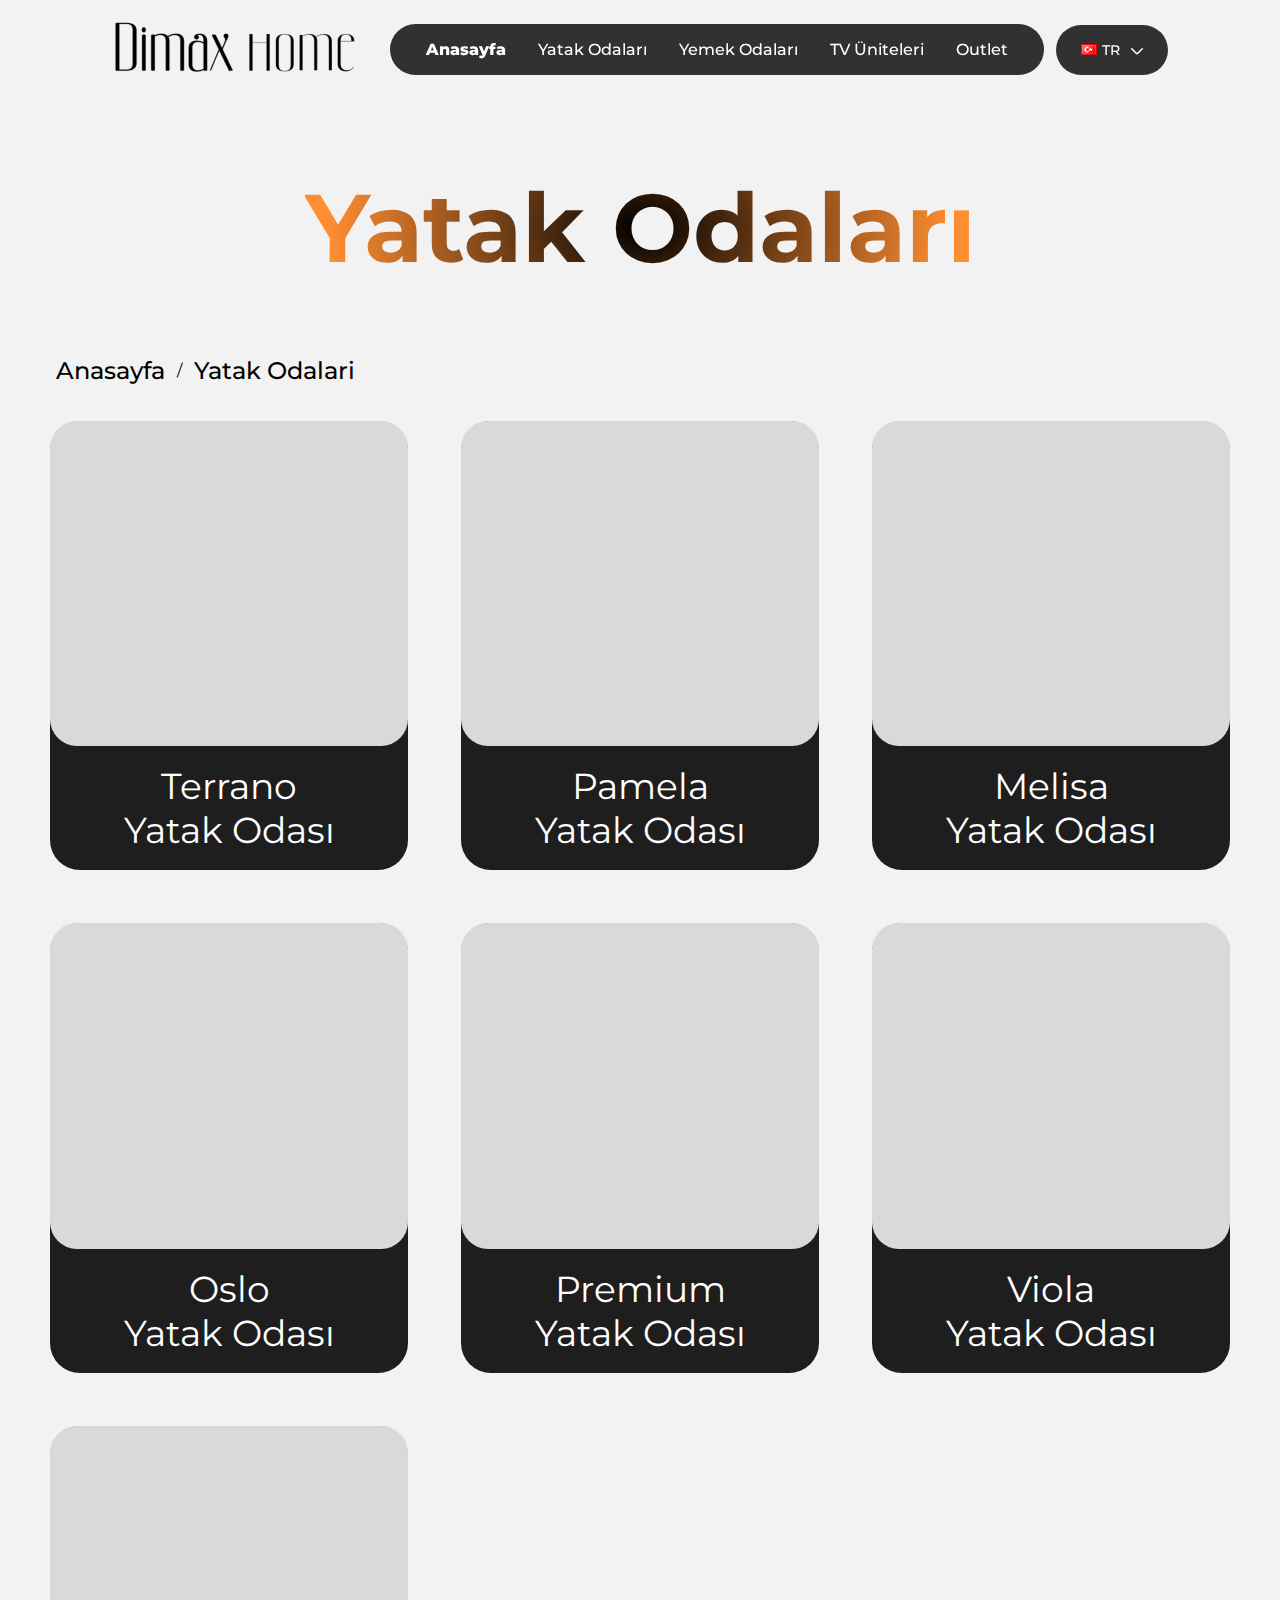
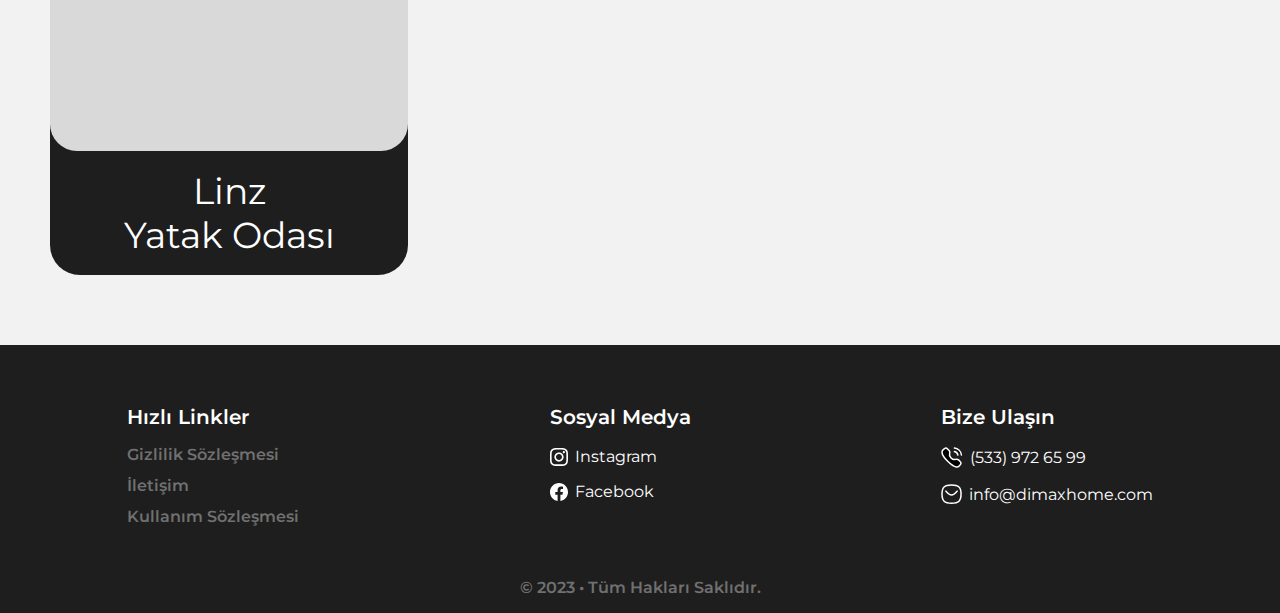
<file: assets/pages/products-alternative.html>
<!DOCTYPE html>
<html lang="en">

<head>
    <meta charset="UTF-8">
    <meta http-equiv="X-UA-Compatible" content="IE=edge">
    <meta name="viewport" content="width=device-width, initial-scale=1.0">
    <title>Document</title>
    <link rel="stylesheet" href="../scss/main.css">
</head>

<body>
    <header class="site_header">
        <div class="container">
            <div class="wrapper">
                <a href="" class="site_logo">
                    <img src="../images/logo.png" alt="">
                </a>
                <ul class="navbar">
                    <li class="nav_item active">
                        <a href="" class="nav_link">Anasayfa</a>
                    </li>
                    <li class="nav_item">
                        <a href="" class="nav_link">Yatak Odaları</a>
                    </li>
                    <li class="nav_item">
                        <a href="l" class="nav_link">Yemek Odaları</a>
                    </li>
                    <li class="nav_item">
                        <a href="" class="nav_link">TV Üniteleri</a>
                    </li>
                    <li class="nav_item">
                        <a href="" class="nav_link">Outlet</a>
                    </li>
                </ul>
                <div class="selectLanguage">
                    <div class="btn">
                        <img src="../images/tr.png" alt="">
                        <span>Tr</span>
                        <div class="arrow">
                            <svg width="12" viewBox="0 0 534 287" fill="none"
                                xmlns="http://www.w3.org/2000/svg">
                                <g>
                                    <path
                                        d="M500.333 34L290.57 243.763C277.553 256.78 256.447 256.78 243.43 243.763L33.6667 34"
                                        stroke="white" stroke-width="66.6667" stroke-linecap="round"
                                        stroke-linejoin="round" />
                                </g>
                            </svg>
                        </div>
                    </div>
                    <div class="dropdown">
                        <div class="inner">
                            <a href="">
                                <img src="../images/en.png" alt="">
                                En
                            </a>
                            <a href="">
                                <img src="../images/ru.png" alt="">
                                Ru
                            </a>
                            <a href="">
                                <img src="../images/ar.png" alt="">
                                Ar
                            </a>
                        </div>
                    </div>
                </div>
                <div class="toggle">
                    <span class="bars">
                        <span class="bar"></span><span class="bar"></span><span class="bar"></span>
                    </span>
                </div>
            </div>
        </div>
    </header>
    <div class="mobile_menu">
        <div class="inner">
            <div class="top">
                <div class="close_btn">
                    <svg xmlns="http://www.w3.org/2000/svg" width="20" viewBox="0 0 24 24" fill="none">
                        <g id="Menu / Close_LG">
                            <path id="Vector" d="M21 21L12 12M12 12L3 3M12 12L21.0001 3M12 12L3 21.0001" stroke="black"
                                stroke-width="2" stroke-linecap="round" stroke-linejoin="round" />
                        </g>
                    </svg>
                </div>
                <a href="" class="logo">
                    <img src="../images/logo.png" width="100" alt="">
                </a>
            </div>
            <div class="center">
                <ul class="menu">
                    <li class="nav_item">
                        <a href="" class="nav_link">Lorem ipsum</a>
                    </li>
                    <li class="nav_item">
                        <a href="" class="nav_link">Lorem ipsum</a>
                    </li>
                    <li class="nav_item">
                        <a href="" class="nav_link">Lorem ipsum</a>
                    </li>
                    <li class="nav_item">
                        <a href="" class="nav_link">Lorem ipsum</a>
                    </li>
                    <li class="nav_item">
                        <a href="" class="nav_link">Lorem ipsum</a>
                    </li>
                    <li class="nav_item">
                        <a href="" class="nav_link">Lorem ipsum</a>
                    </li>
                </ul>
            </div>
        </div>
    </div>
    <main>
        <section class="productsList">
            <div class="container">
                <div class="sec_title">
                    <h1>Yatak Odaları</h1>
                </div>
                <div class="breadcrumb">
                    <ul>
                        <li>
                            <a href="">Anasayfa</a>
                        </li>
                        <li>
                            <a href="">Yatak Odalari</a>
                        </li>
                    </ul>
                </div>
                <ul class="list alternative">
                    <li class="item">
                        <div class="image">
                            <img src="../images/thumb.png" alt="">
                        </div>
                        <div class="details">
                            <h3>Terrano <br>
                                Yatak Odası
                            </h3>
                        </div>
                    </li>
                    <li class="item">
                        <div class="image">
                            <img src="../images/thumb.png" alt="">
                        </div>
                        <div class="details">
                            <h3>Pamela <br>
                                Yatak Odası
                            </h3>
                        </div>
                    </li>
                    <li class="item">
                        <div class="image">
                            <img src="../images/thumb.png" alt="">
                        </div>
                        <div class="details">
                            <h3>Melisa <br>
                                Yatak Odası
                            </h3>
                        </div>
                    </li>
                    <li class="item">
                        <div class="image">
                            <img src="../images/thumb.png" alt="">
                        </div>
                        <div class="details">
                            <h3>Oslo <br>
                                Yatak Odası
                            </h3>
                        </div>
                    </li>
                    <li class="item">
                        <div class="image">
                            <img src="../images/thumb.png" alt="">
                        </div>
                        <div class="details">
                            <h3>Premium <br>
                                Yatak Odası
                            </h3>
                        </div>
                    </li>
                    <li class="item">
                        <div class="image">
                            <img src="../images/thumb.png" alt="">
                        </div>
                        <div class="details"> 
                            <h3>Viola <br>
                                Yatak Odası 
                            </h3>
                        </div>
                    </li>
                    <li class="item">
                        <div class="image">
                            <img src="../images/thumb.png" alt="">
                        </div>
                        <div class="details">
                            <h3>Linz <br>
                                Yatak Odası
                            </h3>
                        </div>
                    </li>
                </ul>
            </div>
        </section>
    </main>
    <footer class="site_footer">
        <div class="container">
            <div class="wrapper">
                <div class="col">
                    <h5>Hızlı Linkler</h5>
                    <ul class="menu">
                        <li>
                            <a href="">Gizlilik Sözleşmesi</a>
                        </li>
                        <li>
                            <a href="">İletişim</a>
                        </li>
                        <li>
                            <a href="">Kullanım Sözleşmesi</a>
                        </li>
                    </ul>
                </div>
                <div class="col">
                    <h5>Sosyal Medya</h5>
                    <div class="links">
                        <a href="">
                            <svg width="18" height="18" viewBox="0 0 18 18" xmlns="http://www.w3.org/2000/svg">
                                <path
                                    d="M9.00176 1.62102C11.4069 1.62102 11.6917 1.63157 12.6376 1.67376C13.5167 1.71244 13.9914 1.86013 14.3079 1.9832C14.7263 2.14495 15.0287 2.34186 15.3417 2.65482C15.6581 2.97128 15.8515 3.27017 16.0133 3.68861C16.1364 4.00508 16.284 4.4833 16.3227 5.35886C16.3649 6.30826 16.3755 6.59308 16.3755 8.99473C16.3755 11.3999 16.3649 11.6847 16.3227 12.6306C16.284 13.5097 16.1364 13.9844 16.0133 14.3008C15.8515 14.7193 15.6546 15.0217 15.3417 15.3346C15.0252 15.6511 14.7263 15.8445 14.3079 16.0063C13.9914 16.1293 13.5132 16.277 12.6376 16.3157C11.6882 16.3579 11.4034 16.3684 9.00176 16.3684C6.5966 16.3684 6.31178 16.3579 5.36589 16.3157C4.48681 16.277 4.01211 16.1293 3.69564 16.0063C3.2772 15.8445 2.9748 15.6476 2.66185 15.3346C2.34538 15.0182 2.15198 14.7193 1.99023 14.3008C1.86716 13.9844 1.71948 13.5062 1.6808 12.6306C1.6386 11.6812 1.62805 11.3964 1.62805 8.99473C1.62805 6.58957 1.6386 6.30475 1.6808 5.35886C1.71948 4.47978 1.86716 4.00508 1.99023 3.68861C2.15198 3.27017 2.3489 2.96777 2.66185 2.65482C2.97832 2.33835 3.2772 2.14495 3.69564 1.9832C4.01211 1.86013 4.49033 1.71244 5.36589 1.67376C6.31178 1.63157 6.5966 1.62102 9.00176 1.62102ZM9.00176 0C6.55792 0 6.252 0.0105489 5.29205 0.0527447C4.33561 0.0949404 3.67806 0.249658 3.10842 0.471186C2.51416 0.703262 2.01133 1.00918 1.51201 1.51201C1.00918 2.01133 0.703262 2.51416 0.471186 3.1049C0.249658 3.67806 0.0949404 4.3321 0.0527447 5.28853C0.0105489 6.252 0 6.55792 0 9.00176C0 11.4456 0.0105489 11.7515 0.0527447 12.7115C0.0949404 13.6679 0.249658 14.3255 0.471186 14.8951C0.703262 15.4894 1.00918 15.9922 1.51201 16.4915C2.01133 16.9908 2.51416 17.3003 3.1049 17.5288C3.67806 17.7503 4.3321 17.9051 5.28853 17.9473C6.24849 17.9895 6.55441 18 8.99824 18C11.4421 18 11.748 17.9895 12.708 17.9473C13.6644 17.9051 14.3219 17.7503 14.8916 17.5288C15.4823 17.3003 15.9852 16.9908 16.4845 16.4915C16.9838 15.9922 17.2932 15.4894 17.5218 14.8986C17.7433 14.3255 17.898 13.6714 17.9402 12.715C17.9824 11.755 17.993 11.4491 17.993 9.00527C17.993 6.56144 17.9824 6.25552 17.9402 5.29557C17.898 4.33913 17.7433 3.68158 17.5218 3.11194C17.3003 2.51416 16.9943 2.01133 16.4915 1.51201C15.9922 1.0127 15.4894 0.703262 14.8986 0.474702C14.3255 0.253174 13.6714 0.0984567 12.715 0.056261C11.7515 0.0105489 11.4456 0 9.00176 0Z"
                                    fill="currentColor" />
                                <path
                                    d="M9.00176 4.37793C6.44892 4.37793 4.37781 6.44904 4.37781 9.00188C4.37781 11.5547 6.44892 13.6258 9.00176 13.6258C11.5546 13.6258 13.6257 11.5547 13.6257 9.00188C13.6257 6.44904 11.5546 4.37793 9.00176 4.37793ZM9.00176 12.0013C7.34558 12.0013 6.00234 10.6581 6.00234 9.00188C6.00234 7.3457 7.34558 6.00247 9.00176 6.00247C10.6579 6.00247 12.0012 7.3457 12.0012 9.00188C12.0012 10.6581 10.6579 12.0013 9.00176 12.0013Z"
                                    fill="currentColor" />
                                <path
                                    d="M14.8881 4.19474C14.8881 4.79252 14.4028 5.27425 13.8086 5.27425C13.2108 5.27425 12.7291 4.789 12.7291 4.19474C12.7291 3.59697 13.2143 3.11523 13.8086 3.11523C14.4028 3.11523 14.8881 3.60049 14.8881 4.19474Z"
                                    fill="currentColor" />
                            </svg>
                            Instagram
                        </a>
                        <a href="">
                            <svg width="18" height="18" viewBox="0 0 18 18" xmlns="http://www.w3.org/2000/svg">
                                <path
                                    d="M18 9.055C18 4.05406 13.9706 0 9 0C4.02943 0 0 4.05406 0 9.055C0 13.5745 3.29115 17.3207 7.59375 18V11.6725H5.30859V9.055H7.59375V7.06007C7.59375 4.79066 8.93742 3.53711 10.9932 3.53711C11.9776 3.53711 13.0078 3.71397 13.0078 3.71397V5.94234H11.873C10.755 5.94234 10.4062 6.64039 10.4062 7.35719V9.055H12.9023L12.5033 11.6725H10.4062V18C14.7088 17.3207 18 13.5745 18 9.055Z"
                                    fill="currentColor" />
                            </svg>
                            Facebook
                        </a>
                    </div>
                </div>
                <div class="col">
                    <h5>Bize Ulaşın</h5>
                    <div class="links">
                        <a href="">
                            <svg width="22" height="21" viewBox="0 0 22 21" xmlns="http://www.w3.org/2000/svg">
                                <path d="M13.3792 1C17.0802 1.411 20.0042 4.331 20.4192 8.032" stroke="currentColor"
                                    stroke-width="1.5" stroke-linecap="round" stroke-linejoin="round" />
                                <path d="M13.3792 4.54297C15.1502 4.88697 16.5342 6.27197 16.8792 8.04297"
                                    stroke="currentColor" stroke-width="1.5" stroke-linecap="round"
                                    stroke-linejoin="round" />
                                <path fill-rule="evenodd" clip-rule="evenodd"
                                    d="M10.0576 10.9724C14.0466 14.9604 14.9516 10.3467 17.4914 12.8848C19.9399 15.3328 21.3483 15.8232 18.2449 18.9247C17.8564 19.237 15.3874 22.9943 6.71059 14.3197C-1.96728 5.644 1.78769 3.17244 2.10007 2.78395C5.20989 -0.326154 5.69295 1.08938 8.14151 3.53733C10.6803 6.0765 6.06866 6.98441 10.0576 10.9724Z"
                                    stroke="currentColor" stroke="currentColor" stroke-width="1.5"
                                    stroke-linecap="round" stroke-linejoin="round" />
                            </svg>
                            (533) 972 65 99
                        </a>
                        <a href="">
                            <svg width="21" height="20" viewBox="0 0 21 20" fill="none"
                                xmlns="http://www.w3.org/2000/svg">
                                <path
                                    d="M16.0928 7.16699C16.0928 7.16699 12.8828 11.0197 10.5349 11.0197C8.18801 11.0197 4.94189 7.16699 4.94189 7.16699"
                                    stroke="currentColor" stroke-width="1.5" stroke-linecap="round"
                                    stroke-linejoin="round" />
                                <path fill-rule="evenodd" clip-rule="evenodd"
                                    d="M1 10.1168C1 3.2787 3.38095 1 10.5238 1C17.6667 1 20.0476 3.2787 20.0476 10.1168C20.0476 16.9539 17.6667 19.2336 10.5238 19.2336C3.38095 19.2336 1 16.9539 1 10.1168Z"
                                    stroke="currentColor" stroke-width="1.5" stroke-linecap="round"
                                    stroke-linejoin="round" />
                            </svg>
                            info@dimaxhome.com
                        </a>
                    </div>
                </div>
            </div>
            <div class="copyright">
                <p>© 2023 • Tüm Hakları Saklıdır.</p>
            </div>
        </div>
    </footer>
    <script src="../js/swiper-bundle.min.js"></script>
    <script src="https://cdnjs.cloudflare.com/ajax/libs/jquery/3.7.1/jquery.min.js"></script>
    <script src="../js/app.js"></script>
</body>

</html>
</file>
<file: assets/scss/main.css>
@import url("https://fonts.googleapis.com/css2?family=Montserrat:ital,wght@0,200;0,300;0,400;0,500;0,600;0,700;1,200;1,300;1,400;1,500;1,600;1,700&display=swap");
@import url("https://fonts.googleapis.com/css2?family=Cormorant:ital,wght@0,300;0,400;0,500;0,600;0,700;1,300;1,400;1,500;1,600;1,700&display=swap");
*,
::after,
::before {
  box-sizing: border-box;
  text-decoration: none;
  margin: 0;
}

html {
  scroll-behavior: smooth;
}

body {
  font-family: "Montserrat", sans-serif;
  background-color: #F2F2F2;
}

body.overflow_hidden {
  overflow: hidden;
}

input,
select,
textarea,
button {
  font: inherit;
}

input:focus,
textarea:focus,
select:focus {
  outline: none;
}

ul {
  padding: 0;
  margin: 0;
}

li {
  list-style: none;
}

u {
  text-decoration: underline;
}

a {
  cursor: pointer;
  text-decoration: none;
  transition: 0.2s;
  color: currentColor;
}

button {
  cursor: pointer;
  transition: 0.2s;
  background-color: transparent;
  border: unset;
}

img {
  max-width: 100%;
  display: block;
}

.wrapper {
  display: flex;
  flex-wrap: wrap;
}

h1 {
  font-size: 48px;
  font-weight: 600;
}

.container {
  width: 100%;
  margin: 0 auto;
}

@media (max-width: 576px) {
  .container {
    max-width: 100%;
    padding: 0 16px;
  }
}
@media (min-width: 576px) {
  .container {
    max-width: 565px;
  }
}
@media (min-width: 769px) {
  .container {
    max-width: 730px;
  }
}
@media (min-width: 992px) {
  .container {
    max-width: 970px;
  }
}
@media (min-width: 1200px) {
  .container {
    max-width: 1180px;
  }
}
@media (min-width: 1400px) {
  .container {
    max-width: 1220px;
  }
}
@media (min-width: 1600px) {
  .container {
    max-width: 1470px;
  }
}
@media (min-width: 1900px) {
  .container {
    max-width: 1670px;
  }
}
:root {
  --main-bg: #1e1e1e;
  --bg-color: #000000cc;
  --orange-linear: radial-gradient(46.46% 173.72% at 50% 50%, #000 0%, #ff8d31 100%);
  --grey-linear: linear-gradient(180deg, #636363 0%, #c1c1c1 100%);
}

.btn {
  display: inline-flex;
  align-items: center;
  justify-content: center;
  gap: 16px;
  border: 2px solid transparent;
  white-space: nowrap;
  border-radius: 99px;
}
.btn.btn_lg {
  padding: 24px 86px;
  font-size: 24px;
  font-weight: 600;
}
.btn.btn_md {
  font-size: 32px;
  font-weight: 500;
  padding: 10px 64px;
}
.btn.white_border {
  border-color: white;
  color: white;
  background-color: rgba(255, 255, 255, 0.25);
  -webkit-backdrop-filter: blur(8px);
          backdrop-filter: blur(8px);
}
.btn.white_border:hover {
  background-color: rgba(255, 255, 255, 0.35);
}
.btn.black_border {
  border-color: black;
}
.btn.black_border:hover {
  background-color: rgba(0, 0, 0, 0.075);
}

@media (max-width: 992px) {
  .btn.btn_lg {
    padding: 16px 28px;
    font-size: 16px;
  }
  .btn.btn_md {
    padding: 12px 32px;
    font-size: 14px;
  }
}
@font-face {
  font-family: swiper-icons;
  src: url("data:application/font-woff;charset=utf-8;base64, [base64]//wADZ2x5ZgAAAywAAADMAAAD2MHtryVoZWFkAAABbAAAADAAAAA2E2+eoWhoZWEAAAGcAAAAHwAAACQC9gDzaG10eAAAAigAAAAZAAAArgJkABFsb2NhAAAC0AAAAFoAAABaFQAUGG1heHAAAAG8AAAAHwAAACAAcABAbmFtZQAAA/gAAAE5AAACXvFdBwlwb3N0AAAFNAAAAGIAAACE5s74hXjaY2BkYGAAYpf5Hu/j+W2+MnAzMYDAzaX6QjD6/4//Bxj5GA8AuRwMYGkAPywL13jaY2BkYGA88P8Agx4j+/8fQDYfA1AEBWgDAIB2BOoAeNpjYGRgYNBh4GdgYgABEMnIABJzYNADCQAACWgAsQB42mNgYfzCOIGBlYGB0YcxjYGBwR1Kf2WQZGhhYGBiYGVmgAFGBiQQkOaawtDAoMBQxXjg/wEGPcYDDA4wNUA2CCgwsAAAO4EL6gAAeNpj2M0gyAACqxgGNWBkZ2D4/wMA+xkDdgAAAHjaY2BgYGaAYBkGRgYQiAHyGMF8FgYHIM3DwMHABGQrMOgyWDLEM1T9/w8UBfEMgLzE////P/5//f/V/xv+r4eaAAeMbAxwIUYmIMHEgKYAYjUcsDAwsLKxc3BycfPw8jEQA/[base64]/uznmfPFBNODM2K7MTQ45YEAZqGP81AmGGcF3iPqOop0r1SPTaTbVkfUe4HXj97wYE+yNwWYxwWu4v1ugWHgo3S1XdZEVqWM7ET0cfnLGxWfkgR42o2PvWrDMBSFj/IHLaF0zKjRgdiVMwScNRAoWUoH78Y2icB/yIY09An6AH2Bdu/UB+yxopYshQiEvnvu0dURgDt8QeC8PDw7Fpji3fEA4z/PEJ6YOB5hKh4dj3EvXhxPqH/SKUY3rJ7srZ4FZnh1PMAtPhwP6fl2PMJMPDgeQ4rY8YT6Gzao0eAEA409DuggmTnFnOcSCiEiLMgxCiTI6Cq5DZUd3Qmp10vO0LaLTd2cjN4fOumlc7lUYbSQcZFkutRG7g6JKZKy0RmdLY680CDnEJ+UMkpFFe1RN7nxdVpXrC4aTtnaurOnYercZg2YVmLN/d/gczfEimrE/fs/bOuq29Zmn8tloORaXgZgGa78yO9/cnXm2BpaGvq25Dv9S4E9+5SIc9PqupJKhYFSSl47+Qcr1mYNAAAAeNptw0cKwkAAAMDZJA8Q7OUJvkLsPfZ6zFVERPy8qHh2YER+3i/BP83vIBLLySsoKimrqKqpa2hp6+jq6RsYGhmbmJqZSy0sraxtbO3sHRydnEMU4uR6yx7JJXveP7WrDycAAAAAAAH//wACeNpjYGRgYOABYhkgZgJCZgZNBkYGLQZtIJsFLMYAAAw3ALgAeNolizEKgDAQBCchRbC2sFER0YD6qVQiBCv/H9ezGI6Z5XBAw8CBK/m5iQQVauVbXLnOrMZv2oLdKFa8Pjuru2hJzGabmOSLzNMzvutpB3N42mNgZGBg4GKQYzBhYMxJLMlj4GBgAYow/P/PAJJhLM6sSoWKfWCAAwDAjgbRAAB42mNgYGBkAIIbCZo5IPrmUn0hGA0AO8EFTQAA");
  font-weight: 400;
  font-style: normal;
}
:root {
  --swiper-theme-color:#007aff;
}

.swiper, swiper-container {
  margin-left: auto;
  margin-right: auto;
  position: relative;
  overflow: hidden;
  list-style: none;
  padding: 0;
  z-index: 1;
  display: block;
}

.swiper-vertical > .swiper-wrapper {
  flex-direction: column;
}

.swiper-wrapper {
  position: relative;
  width: 100%;
  height: 100%;
  z-index: 1;
  display: flex;
  transition-property: transform;
  transition-timing-function: var(--swiper-wrapper-transition-timing-function, initial);
  box-sizing: content-box;
}

.swiper-android .swiper-slide, .swiper-wrapper {
  transform: translate3d(0px, 0, 0);
}

.swiper-horizontal {
  touch-action: pan-y;
}

.swiper-vertical {
  touch-action: pan-x;
}

.swiper-slide, swiper-slide {
  flex-shrink: 0;
  width: 100%;
  height: 100%;
  position: relative;
  transition-property: transform;
  display: block;
}

.swiper-slide-invisible-blank {
  visibility: hidden;
}

.swiper-autoheight, .swiper-autoheight .swiper-slide {
  height: auto;
}

.swiper-autoheight .swiper-wrapper {
  align-items: flex-start;
  transition-property: transform, height;
}

.swiper-backface-hidden .swiper-slide {
  transform: translateZ(0);
  backface-visibility: hidden;
}

.swiper-3d.swiper-css-mode .swiper-wrapper {
  perspective: 1200px;
}

.swiper-3d .swiper-wrapper {
  transform-style: preserve-3d;
}

.swiper-3d {
  perspective: 1200px;
}

.swiper-3d .swiper-cube-shadow, .swiper-3d .swiper-slide, .swiper-3d .swiper-slide-shadow, .swiper-3d .swiper-slide-shadow-bottom, .swiper-3d .swiper-slide-shadow-left, .swiper-3d .swiper-slide-shadow-right, .swiper-3d .swiper-slide-shadow-top {
  transform-style: preserve-3d;
}

.swiper-3d .swiper-slide-shadow, .swiper-3d .swiper-slide-shadow-bottom, .swiper-3d .swiper-slide-shadow-left, .swiper-3d .swiper-slide-shadow-right, .swiper-3d .swiper-slide-shadow-top {
  position: absolute;
  left: 0;
  top: 0;
  width: 100%;
  height: 100%;
  pointer-events: none;
  z-index: 10;
}

.swiper-3d .swiper-slide-shadow {
  background: rgba(0, 0, 0, 0.15);
}

.swiper-3d .swiper-slide-shadow-left {
  background-image: linear-gradient(to left, rgba(0, 0, 0, 0.5), rgba(0, 0, 0, 0));
}

.swiper-3d .swiper-slide-shadow-right {
  background-image: linear-gradient(to right, rgba(0, 0, 0, 0.5), rgba(0, 0, 0, 0));
}

.swiper-3d .swiper-slide-shadow-top {
  background-image: linear-gradient(to top, rgba(0, 0, 0, 0.5), rgba(0, 0, 0, 0));
}

.swiper-3d .swiper-slide-shadow-bottom {
  background-image: linear-gradient(to bottom, rgba(0, 0, 0, 0.5), rgba(0, 0, 0, 0));
}

.swiper-css-mode > .swiper-wrapper {
  overflow: auto;
  scrollbar-width: none;
  -ms-overflow-style: none;
}

.swiper-css-mode > .swiper-wrapper::-webkit-scrollbar {
  display: none;
}

.swiper-css-mode > .swiper-wrapper > .swiper-slide {
  scroll-snap-align: start start;
}

.swiper-horizontal.swiper-css-mode > .swiper-wrapper {
  scroll-snap-type: x mandatory;
}

.swiper-vertical.swiper-css-mode > .swiper-wrapper {
  scroll-snap-type: y mandatory;
}

.swiper-centered > .swiper-wrapper::before {
  content: "";
  flex-shrink: 0;
  order: 9999;
}

.swiper-centered > .swiper-wrapper > .swiper-slide {
  scroll-snap-align: center center;
  scroll-snap-stop: always;
}

.swiper-centered.swiper-horizontal > .swiper-wrapper > .swiper-slide:first-child {
  margin-inline-start: var(--swiper-centered-offset-before);
}

.swiper-centered.swiper-horizontal > .swiper-wrapper::before {
  height: 100%;
  min-height: 1px;
  width: var(--swiper-centered-offset-after);
}

.swiper-centered.swiper-vertical > .swiper-wrapper > .swiper-slide:first-child {
  margin-block-start: var(--swiper-centered-offset-before);
}

.swiper-centered.swiper-vertical > .swiper-wrapper::before {
  width: 100%;
  min-width: 1px;
  height: var(--swiper-centered-offset-after);
}

.swiper-lazy-preloader {
  width: 42px;
  height: 42px;
  position: absolute;
  left: 50%;
  top: 50%;
  margin-left: -21px;
  margin-top: -21px;
  z-index: 10;
  transform-origin: 50%;
  box-sizing: border-box;
  border: 4px solid var(--swiper-preloader-color, var(--swiper-theme-color));
  border-radius: 50%;
  border-top-color: transparent;
}

.swiper-watch-progress .swiper-slide-visible .swiper-lazy-preloader, .swiper:not(.swiper-watch-progress) .swiper-lazy-preloader, swiper-container:not(.swiper-watch-progress) .swiper-lazy-preloader {
  animation: swiper-preloader-spin 1s infinite linear;
}

.swiper-lazy-preloader-white {
  --swiper-preloader-color:#fff;
}

.swiper-lazy-preloader-black {
  --swiper-preloader-color:#000;
}

@keyframes swiper-preloader-spin {
  0% {
    transform: rotate(0deg);
  }
  100% {
    transform: rotate(360deg);
  }
}
.swiper-virtual .swiper-slide {
  -webkit-backface-visibility: hidden;
  transform: translateZ(0);
}

.swiper-virtual.swiper-css-mode .swiper-wrapper::after {
  content: "";
  position: absolute;
  left: 0;
  top: 0;
  pointer-events: none;
}

.swiper-virtual.swiper-css-mode.swiper-horizontal .swiper-wrapper::after {
  height: 1px;
  width: var(--swiper-virtual-size);
}

.swiper-virtual.swiper-css-mode.swiper-vertical .swiper-wrapper::after {
  width: 1px;
  height: var(--swiper-virtual-size);
}

:root {
  --swiper-navigation-size:44px;
}

.swiper-button-next, .swiper-button-prev {
  position: absolute;
  top: var(--swiper-navigation-top-offset, 50%);
  width: calc(var(--swiper-navigation-size) / 44 * 27);
  height: var(--swiper-navigation-size);
  margin-top: calc(0px - var(--swiper-navigation-size) / 2);
  z-index: 10;
  cursor: pointer;
  display: flex;
  align-items: center;
  justify-content: center;
  color: var(--swiper-navigation-color, var(--swiper-theme-color));
}

.swiper-button-next.swiper-button-disabled, .swiper-button-prev.swiper-button-disabled {
  opacity: 0.35;
  cursor: auto;
  pointer-events: none;
}

.swiper-button-next.swiper-button-hidden, .swiper-button-prev.swiper-button-hidden {
  opacity: 0;
  cursor: auto;
  pointer-events: none;
}

.swiper-navigation-disabled .swiper-button-next, .swiper-navigation-disabled .swiper-button-prev {
  display: none !important;
}

.swiper-button-next:after, .swiper-button-prev:after {
  font-family: swiper-icons;
  font-size: var(--swiper-navigation-size);
  text-transform: none !important;
  letter-spacing: 0;
  font-variant: initial;
  line-height: 1;
}

.swiper-button-prev, .swiper-rtl .swiper-button-next {
  left: var(--swiper-navigation-sides-offset, 10px);
  right: auto;
}

.swiper-button-prev:after, .swiper-rtl .swiper-button-next:after {
  content: "prev";
}

.swiper-button-next, .swiper-rtl .swiper-button-prev {
  right: var(--swiper-navigation-sides-offset, 10px);
  left: auto;
}

.swiper-button-next:after, .swiper-rtl .swiper-button-prev:after {
  content: "next";
}

.swiper-button-lock {
  display: none;
}

.swiper-pagination {
  position: absolute;
  text-align: center;
  transition: 0.3s opacity;
  transform: translate3d(0, 0, 0);
  z-index: 10;
}

.swiper-pagination.swiper-pagination-hidden {
  opacity: 0;
}

.swiper-pagination-disabled > .swiper-pagination, .swiper-pagination.swiper-pagination-disabled {
  display: none !important;
}

.swiper-horizontal > .swiper-pagination-bullets, .swiper-pagination-bullets.swiper-pagination-horizontal, .swiper-pagination-custom, .swiper-pagination-fraction {
  bottom: var(--swiper-pagination-bottom, 8px);
  top: var(--swiper-pagination-top, auto);
  left: 0;
  width: 100%;
}

.swiper-pagination-bullets-dynamic {
  overflow: hidden;
  font-size: 0;
}

.swiper-pagination-bullets-dynamic .swiper-pagination-bullet {
  transform: scale(0.33);
  position: relative;
}

.swiper-pagination-bullets-dynamic .swiper-pagination-bullet-active {
  transform: scale(1);
}

.swiper-pagination-bullets-dynamic .swiper-pagination-bullet-active-main {
  transform: scale(1);
}

.swiper-pagination-bullets-dynamic .swiper-pagination-bullet-active-prev {
  transform: scale(0.66);
}

.swiper-pagination-bullets-dynamic .swiper-pagination-bullet-active-prev-prev {
  transform: scale(0.33);
}

.swiper-pagination-bullets-dynamic .swiper-pagination-bullet-active-next {
  transform: scale(0.66);
}

.swiper-pagination-bullets-dynamic .swiper-pagination-bullet-active-next-next {
  transform: scale(0.33);
}

.swiper-pagination-bullet {
  width: var(--swiper-pagination-bullet-width, var(--swiper-pagination-bullet-size, 8px));
  height: var(--swiper-pagination-bullet-height, var(--swiper-pagination-bullet-size, 8px));
  display: inline-block;
  border-radius: var(--swiper-pagination-bullet-border-radius, 50%);
  background: var(--swiper-pagination-bullet-inactive-color, #000);
  opacity: var(--swiper-pagination-bullet-inactive-opacity, 0.2);
}

button.swiper-pagination-bullet {
  border: none;
  margin: 0;
  padding: 0;
  box-shadow: none;
  -webkit-appearance: none;
  -moz-appearance: none;
       appearance: none;
}

.swiper-pagination-clickable .swiper-pagination-bullet {
  cursor: pointer;
}

.swiper-pagination-bullet:only-child {
  display: none !important;
}

.swiper-pagination-bullet-active {
  opacity: var(--swiper-pagination-bullet-opacity, 1);
  background: var(--swiper-pagination-color, var(--swiper-theme-color));
}

.swiper-pagination-vertical.swiper-pagination-bullets, .swiper-vertical > .swiper-pagination-bullets {
  right: var(--swiper-pagination-right, 8px);
  left: var(--swiper-pagination-left, auto);
  top: 50%;
  transform: translate3d(0px, -50%, 0);
}

.swiper-pagination-vertical.swiper-pagination-bullets .swiper-pagination-bullet, .swiper-vertical > .swiper-pagination-bullets .swiper-pagination-bullet {
  margin: var(--swiper-pagination-bullet-vertical-gap, 6px) 0;
  display: block;
}

.swiper-pagination-vertical.swiper-pagination-bullets.swiper-pagination-bullets-dynamic, .swiper-vertical > .swiper-pagination-bullets.swiper-pagination-bullets-dynamic {
  top: 50%;
  transform: translateY(-50%);
  width: 8px;
}

.swiper-pagination-vertical.swiper-pagination-bullets.swiper-pagination-bullets-dynamic .swiper-pagination-bullet, .swiper-vertical > .swiper-pagination-bullets.swiper-pagination-bullets-dynamic .swiper-pagination-bullet {
  display: inline-block;
  transition: 0.2s transform, 0.2s top;
}

.swiper-horizontal > .swiper-pagination-bullets .swiper-pagination-bullet, .swiper-pagination-horizontal.swiper-pagination-bullets .swiper-pagination-bullet {
  margin: 0 var(--swiper-pagination-bullet-horizontal-gap, 4px);
}

.swiper-horizontal > .swiper-pagination-bullets.swiper-pagination-bullets-dynamic, .swiper-pagination-horizontal.swiper-pagination-bullets.swiper-pagination-bullets-dynamic {
  left: 50%;
  transform: translateX(-50%);
  white-space: nowrap;
}

.swiper-horizontal > .swiper-pagination-bullets.swiper-pagination-bullets-dynamic .swiper-pagination-bullet, .swiper-pagination-horizontal.swiper-pagination-bullets.swiper-pagination-bullets-dynamic .swiper-pagination-bullet {
  transition: 0.2s transform, 0.2s left;
}

.swiper-horizontal.swiper-rtl > .swiper-pagination-bullets-dynamic .swiper-pagination-bullet, :host(.swiper-horizontal.swiper-rtl) .swiper-pagination-bullets-dynamic .swiper-pagination-bullet {
  transition: 0.2s transform, 0.2s right;
}

.swiper-pagination-fraction {
  color: var(--swiper-pagination-fraction-color, inherit);
}

.swiper-pagination-progressbar {
  background: var(--swiper-pagination-progressbar-bg-color, rgba(0, 0, 0, 0.25));
  position: absolute;
}

.swiper-pagination-progressbar .swiper-pagination-progressbar-fill {
  background: var(--swiper-pagination-color, var(--swiper-theme-color));
  position: absolute;
  left: 0;
  top: 0;
  width: 100%;
  height: 100%;
  transform: scale(0);
  transform-origin: left top;
}

.swiper-rtl .swiper-pagination-progressbar .swiper-pagination-progressbar-fill {
  transform-origin: right top;
}

.swiper-horizontal > .swiper-pagination-progressbar, .swiper-pagination-progressbar.swiper-pagination-horizontal, .swiper-pagination-progressbar.swiper-pagination-vertical.swiper-pagination-progressbar-opposite, .swiper-vertical > .swiper-pagination-progressbar.swiper-pagination-progressbar-opposite {
  width: 100%;
  height: var(--swiper-pagination-progressbar-size, 4px);
  left: 0;
  top: 0;
}

.swiper-horizontal > .swiper-pagination-progressbar.swiper-pagination-progressbar-opposite, .swiper-pagination-progressbar.swiper-pagination-horizontal.swiper-pagination-progressbar-opposite, .swiper-pagination-progressbar.swiper-pagination-vertical, .swiper-vertical > .swiper-pagination-progressbar {
  width: var(--swiper-pagination-progressbar-size, 4px);
  height: 100%;
  left: 0;
  top: 0;
}

.swiper-pagination-lock {
  display: none;
}

.swiper-scrollbar {
  border-radius: var(--swiper-scrollbar-border-radius, 10px);
  position: relative;
  -ms-touch-action: none;
  background: var(--swiper-scrollbar-bg-color, rgba(0, 0, 0, 0.1));
}

.swiper-scrollbar-disabled > .swiper-scrollbar, .swiper-scrollbar.swiper-scrollbar-disabled {
  display: none !important;
}

.swiper-horizontal > .swiper-scrollbar, .swiper-scrollbar.swiper-scrollbar-horizontal {
  position: absolute;
  left: var(--swiper-scrollbar-sides-offset, 1%);
  bottom: var(--swiper-scrollbar-bottom, 4px);
  top: var(--swiper-scrollbar-top, auto);
  z-index: 50;
  height: var(--swiper-scrollbar-size, 4px);
  width: calc(100% - 2 * var(--swiper-scrollbar-sides-offset, 1%));
}

.swiper-scrollbar.swiper-scrollbar-vertical, .swiper-vertical > .swiper-scrollbar {
  position: absolute;
  left: var(--swiper-scrollbar-left, auto);
  right: var(--swiper-scrollbar-right, 4px);
  top: var(--swiper-scrollbar-sides-offset, 1%);
  z-index: 50;
  width: var(--swiper-scrollbar-size, 4px);
  height: calc(100% - 2 * var(--swiper-scrollbar-sides-offset, 1%));
}

.swiper-scrollbar-drag {
  height: 100%;
  width: 100%;
  position: relative;
  background: var(--swiper-scrollbar-drag-bg-color, rgba(0, 0, 0, 0.5));
  border-radius: var(--swiper-scrollbar-border-radius, 10px);
  left: 0;
  top: 0;
}

.swiper-scrollbar-cursor-drag {
  cursor: move;
}

.swiper-scrollbar-lock {
  display: none;
}

.swiper-zoom-container {
  width: 100%;
  height: 100%;
  display: flex;
  justify-content: center;
  align-items: center;
  text-align: center;
}

.swiper-zoom-container > canvas, .swiper-zoom-container > img, .swiper-zoom-container > svg {
  max-width: 100%;
  max-height: 100%;
  -o-object-fit: contain;
     object-fit: contain;
}

.swiper-slide-zoomed {
  cursor: move;
  touch-action: none;
}

.swiper .swiper-notification, swiper-container .swiper-notification {
  position: absolute;
  left: 0;
  top: 0;
  pointer-events: none;
  opacity: 0;
  z-index: -1000;
}

.swiper-free-mode > .swiper-wrapper {
  transition-timing-function: ease-out;
  margin: 0 auto;
}

.swiper-grid > .swiper-wrapper {
  flex-wrap: wrap;
}

.swiper-grid-column > .swiper-wrapper {
  flex-wrap: wrap;
  flex-direction: column;
}

.swiper-fade.swiper-free-mode .swiper-slide {
  transition-timing-function: ease-out;
}

.swiper-fade .swiper-slide {
  pointer-events: none;
  transition-property: opacity;
}

.swiper-fade .swiper-slide .swiper-slide {
  pointer-events: none;
}

.swiper-fade .swiper-slide-active, .swiper-fade .swiper-slide-active .swiper-slide-active {
  pointer-events: auto;
}

.swiper-cube {
  overflow: visible;
}

.swiper-cube .swiper-slide {
  pointer-events: none;
  backface-visibility: hidden;
  z-index: 1;
  visibility: hidden;
  transform-origin: 0 0;
  width: 100%;
  height: 100%;
}

.swiper-cube .swiper-slide .swiper-slide {
  pointer-events: none;
}

.swiper-cube.swiper-rtl .swiper-slide {
  transform-origin: 100% 0;
}

.swiper-cube .swiper-slide-active, .swiper-cube .swiper-slide-active .swiper-slide-active {
  pointer-events: auto;
}

.swiper-cube .swiper-slide-active, .swiper-cube .swiper-slide-next, .swiper-cube .swiper-slide-next + .swiper-slide, .swiper-cube .swiper-slide-prev {
  pointer-events: auto;
  visibility: visible;
}

.swiper-cube .swiper-slide-shadow-bottom, .swiper-cube .swiper-slide-shadow-left, .swiper-cube .swiper-slide-shadow-right, .swiper-cube .swiper-slide-shadow-top {
  z-index: 0;
  backface-visibility: hidden;
}

.swiper-cube .swiper-cube-shadow {
  position: absolute;
  left: 0;
  bottom: 0px;
  width: 100%;
  height: 100%;
  opacity: 0.6;
  z-index: 0;
}

.swiper-cube .swiper-cube-shadow:before {
  content: "";
  background: #000;
  position: absolute;
  left: 0;
  top: 0;
  bottom: 0;
  right: 0;
  filter: blur(50px);
}

.swiper-flip {
  overflow: visible;
}

.swiper-flip .swiper-slide {
  pointer-events: none;
  backface-visibility: hidden;
  z-index: 1;
}

.swiper-flip .swiper-slide .swiper-slide {
  pointer-events: none;
}

.swiper-flip .swiper-slide-active, .swiper-flip .swiper-slide-active .swiper-slide-active {
  pointer-events: auto;
}

.swiper-flip .swiper-slide-shadow-bottom, .swiper-flip .swiper-slide-shadow-left, .swiper-flip .swiper-slide-shadow-right, .swiper-flip .swiper-slide-shadow-top {
  z-index: 0;
  backface-visibility: hidden;
}

.swiper-creative .swiper-slide {
  backface-visibility: hidden;
  overflow: hidden;
  transition-property: transform, opacity, height;
}

.swiper-cards {
  overflow: visible;
}

.swiper-cards .swiper-slide {
  transform-origin: center bottom;
  backface-visibility: hidden;
  overflow: hidden;
}

.toggle {
  writing-mode: lr;
  display: flex;
  align-items: center;
  justify-content: center;
  cursor: pointer;
  width: 30px;
  height: 24px;
}
.toggle .bars {
  display: flex;
  flex-direction: column;
  align-items: center;
  justify-content: center;
  width: 100%;
  height: 100%;
}
.toggle .bar {
  display: inline-block;
  width: 100%;
  width: 30px;
  height: 2px;
  margin: 3px 0;
  transform: none;
  transition: 0.2s cubic-bezier(0.165, 0.84, 0.44, 1);
}
.toggle .bar::before {
  content: "";
  width: 100%;
  height: 3px;
  background-color: currentColor;
  border-radius: 5px;
  display: block;
  margin-left: auto;
}
.toggle.opened .bar:nth-child(2) {
  opacity: 0;
}
.toggle.opened .bar:nth-child(1) {
  transform: rotate(45deg);
  margin-bottom: -5px;
}
.toggle.opened .bar:nth-child(1)::before {
  width: 100%;
}
.toggle.opened .bar:nth-child(3) {
  transform: rotate(-45deg);
  margin-top: -5px;
}

.sec_title {
  text-align: center;
  max-width: 1076px;
  margin: 0 auto;
  margin-bottom: 32px;
}
.sec_title h1 {
  display: inline-block;
  font-size: 48px;
  font-weight: 700;
  background: var(--orange-linear);
  background-clip: text;
  -webkit-background-clip: text;
  -webkit-text-fill-color: transparent;
  margin-bottom: 32px;
}
.sec_title p {
  color: #707070;
  font-size: 20px;
  font-weight: 600;
}
.sec_title .flex {
  display: flex;
  align-items: center;
  justify-content: space-between;
  border-bottom: 1px solid currentColor;
}

@media (max-width: 768px) {
  .sec_title .flex {
    flex-wrap: wrap;
    gap: 12px;
  }
  .sec_title h1 {
    font-size: 32px;
    margin-bottom: 16px;
  }
  .sec_title p {
    font-size: 16px;
  }
}
.site_header {
  position: sticky;
  top: 0;
  left: 0;
  z-index: 98;
  padding: 24px 0;
  transition: 0.1s;
}
.site_header .wrapper {
  flex-wrap: nowrap;
  align-items: center;
  justify-content: center;
}
.site_header .site_logo {
  display: block;
  width: 245px;
  margin-top: -5px;
}
.site_header .site_logo img {
  width: 100%;
}
.site_header .navbar {
  display: inline-flex;
  align-items: center;
  background-color: var(--bg-color);
  color: white;
  border-radius: 99px;
  padding: 0 20px;
  margin-left: 32px;
  -webkit-backdrop-filter: blur(8px);
          backdrop-filter: blur(8px);
}
.site_header .navbar .nav_link {
  font-size: 16px;
  font-weight: 500;
  padding: 16px 16px;
  border-radius: 99px;
  display: block;
}
.site_header .navbar .nav_link:hover {
  background-color: var(--main-bg);
}
.site_header .navbar .nav_item.active .nav_link {
  font-weight: 800;
}
.site_header .selectLanguage {
  color: white;
  position: relative;
  margin-left: 12px;
}
.site_header .selectLanguage .btn {
  background-color: var(--bg-color);
  gap: 5px;
  padding: 14px 23px;
  font-size: 14px;
  font-weight: 500;
  text-transform: uppercase;
  -webkit-backdrop-filter: blur(8px);
          backdrop-filter: blur(8px);
  cursor: pointer;
}
.site_header .selectLanguage .btn .arrow {
  margin-left: 6px;
  transition: 0.15s ease-in;
}
.site_header .selectLanguage .dropdown {
  min-width: 100%;
  position: absolute;
  top: 100%;
  right: 0;
  padding-top: 8px;
  transition: 0.15s;
  opacity: 0;
  visibility: hidden;
}
.site_header .selectLanguage .dropdown .inner {
  background-color: var(--bg-color);
  border: 1px solid rgba(255, 255, 255, 0.2509803922);
  border-radius: 16px;
  -webkit-backdrop-filter: blur(8px);
          backdrop-filter: blur(8px);
  padding: 10px 0;
}
.site_header .selectLanguage .dropdown .inner a {
  display: flex;
  align-items: center;
  justify-content: center;
  gap: 10px;
  padding: 6px 10px;
  white-space: nowrap;
}
.site_header .selectLanguage .dropdown .inner a:hover {
  background-color: var(--main-bg);
}
.site_header .selectLanguage .dropdown .inner a img {
  flex-shrink: 0;
}
.site_header .selectLanguage.active .btn {
  background-color: var(--main-bg);
}
.site_header .selectLanguage.active .btn .arrow {
  transform: rotate(180deg);
}
.site_header .selectLanguage.active .dropdown {
  opacity: 1;
  visibility: visible;
}
.site_header .toggle {
  color: currentColor;
}

.mobile_menu {
  position: fixed;
  top: 0;
  left: 0;
  height: 100vh;
  width: 100%;
  z-index: 9999;
  transition: all 0.35s;
  opacity: 0;
  visibility: hidden;
}
.mobile_menu.opened {
  opacity: 1;
  visibility: visible;
}
.mobile_menu.opened .inner {
  transform: translateX(0%);
}
.mobile_menu .inner {
  width: 300px;
  max-width: 82%;
  height: 100%;
  background-color: white;
  transform: translateX(100%);
  transition: all 0.35s;
  margin-left: auto;
}
.mobile_menu .top {
  position: relative;
  text-align: center;
  padding: 10px;
}
.mobile_menu .top .close_btn {
  position: absolute;
  left: 10px;
  top: 10px;
}
.mobile_menu .logo {
  display: inline-block;
  width: 140px;
}
.mobile_menu .logo img {
  width: 100%;
}
.mobile_menu .search_bar {
  position: relative;
  margin: 0 10px;
}
.mobile_menu .search_bar .form_wrap {
  display: flex;
  align-items: center;
}
.mobile_menu .search_bar button {
  color: currentColor;
  position: absolute;
  right: 12px;
}
.mobile_menu .search_bar svg {
  width: 20px;
  height: auto;
  display: block;
}
.mobile_menu .search_bar svg path {
  fill: currentColor;
}
.mobile_menu .search_bar input {
  width: 100%;
  height: 40px;
  padding: 12px;
  font-size: 15px;
  border-radius: 4px;
  border: 1px solid rgb(41, 41, 41);
}
.mobile_menu .menu {
  font-size: 19px;
  font-weight: 600;
  position: relative;
  overflow: hidden;
}
.mobile_menu .menu .nav_link {
  font-size: 17px;
  font-weight: 500;
  padding: 10px 15px;
  color: black;
}
.mobile_menu .menu .nav_link .arrow_right {
  width: 19px;
  height: 27px;
  transform: rotate(180deg);
}
.mobile_menu .menu .nav_link:hover {
  background-color: rgb(37, 37, 37);
}
.mobile_menu .menu .dropdown .nav_link {
  display: flex;
  align-items: center;
  justify-content: space-between;
}
.mobile_menu .menu .dropdown_menu {
  position: absolute;
  left: 0;
  top: 0;
  z-index: 3;
  background-color: white;
  width: 100%;
  height: 100%;
  transform: translateX(120%);
  transition: all 0.35s;
}
.mobile_menu .menu .dropdown_menu a {
  display: block;
  padding: 10px 15px;
  color: var(--text-color);
}
.mobile_menu .menu .dropdown_menu.opened {
  transform: translateX(0%);
}
.mobile_menu .menu .back_btn {
  display: flex;
  align-items: center;
  gap: 6px;
  cursor: pointer;
  padding: 10px;
  font-size: 16px;
}
.mobile_menu .menu .back_btn img {
  width: 24px;
  height: 24px;
}
.mobile_menu .menu a {
  display: block;
  color: currentColor;
}
.mobile_menu .action_list {
  padding: 15px;
  display: flex;
  flex-wrap: wrap;
  gap: 7px;
}
.mobile_menu .action_list .action_item {
  width: 100%;
}

@media (min-width: 992px) {
  .mobile_menu {
    display: none;
  }
  .site_header .toggle {
    display: none;
  }
}
@media (max-width: 992px) {
  .site_header {
    padding: 20px 0;
  }
  .site_header .navbar {
    display: none;
  }
  .site_header .wrapper {
    justify-content: space-between;
  }
  .site_header .selectLanguage {
    display: none;
  }
}
@media (max-width: 576px) {
  .site_header .site_logo {
    width: 180px;
  }
}
.site_footer {
  background-color: var(--main-bg);
  color: white;
}
.site_footer .wrapper {
  padding: 60px 0 30px;
  max-width: 1026px;
  margin: 0 auto;
  justify-content: space-between;
}
.site_footer h5 {
  font-size: 20px;
  font-weight: 600;
  margin-bottom: 10px;
}
.site_footer .menu a {
  font-weight: 600;
  display: block;
  padding: 6px 0;
  color: #707070;
}
.site_footer .menu a:hover {
  color: white;
}
.site_footer .links a {
  padding: 8px 0;
  display: flex;
  align-items: center;
  gap: 7px;
}
.site_footer .links a:hover {
  color: #707070;
}
.site_footer .copyright {
  padding: 16px 0;
  text-align: center;
}
.site_footer .copyright p {
  color: #707070;
  font-weight: 600;
}

@media (max-width: 992px) {
  .site_footer .wrapper {
    gap: 32px;
  }
  .site_footer .col {
    width: 100%;
  }
}
@media (max-width: 768px) {
  .site_footer {
    display: block;
  }
}
.hero {
  padding: 60px 0;
  text-align: center;
}
.hero .wrapper {
  position: relative;
  max-width: 1221px;
  margin: 0 auto;
  padding: 110px 0;
}
.hero .content {
  margin: 0 auto;
  position: relative;
  z-index: 1;
}
.hero .content h1 {
  font-size: 96px;
  font-weight: 700;
  background: var(--orange-linear);
  background-clip: text;
  -webkit-background-clip: text;
  -webkit-text-fill-color: transparent;
  margin-bottom: 32px;
}
.hero .content p {
  font-size: 24px;
  font-weight: 600;
  max-width: 718px;
  margin: 0 auto 16px;
  color: #707070;
}
.hero .content p strong {
  color: black;
}
.hero .content .btn {
  padding-inline: 32px;
  margin-top: 64px;
}
.hero .lines {
  opacity: 0.5;
}
.hero .line {
  position: absolute;
  z-index: -1;
}
.hero .line.left, .hero .line.right {
  height: calc(100% + 72px);
  width: 1px;
  top: 50%;
  background-color: #b9b9b9;
  transform: translateY(-50%);
}
.hero .line.left {
  left: 0;
}
.hero .line.right {
  right: 0;
}
.hero .line.top, .hero .line.bottom {
  width: calc(100% + 72px);
  height: 1px;
  left: 50%;
  background-color: #b9b9b9;
  transform: translateX(-50%);
}
.hero .line.top {
  top: 0;
}
.hero .line.bottom {
  bottom: 0;
}
.hero .circle {
  aspect-ratio: 1/1;
  border: 1px solid #b9b9b9;
  border-radius: 50%;
  position: absolute;
  max-width: 50%;
  z-index: -1;
}
.hero .circle.left_top {
  width: 160px;
  left: 0;
  top: 0;
}
.hero .circle.right_bottom {
  width: 364px;
  right: 0;
  bottom: 0;
}
.hero .scrollDown {
  display: inline-block;
  margin: 10px 0;
}
.hero .scrollDown span {
  font-size: 24px;
  font-weight: 500;
  display: block;
  margin-bottom: 30px;
}
.hero .scrollDown .arrow {
  animation: bounce 0.4s cubic-bezier(0.215, 0.61, 0.355, 1) infinite alternate;
}

@keyframes bounce {
  0% {
    transform: translateY(0);
  }
  100% {
    transform: translateY(-20px);
  }
}
@media (max-width: 991px) {
  .hero {
    overflow: hidden;
  }
  .hero .wrapper {
    padding: 20vw 0;
  }
  .hero .content {
    margin: 0 -10px;
  }
  .hero .content h1 {
    font-size: 40px;
  }
  .hero .content p {
    font-size: 16px;
  }
  .hero .content .btn {
    margin-top: 40px;
  }
  .hero .circle {
    right: 10px !important;
  }
  .hero .circle.left_top {
    left: auto;
  }
  .hero .line.right {
    right: 10px;
  }
  .hero .line.left {
    left: 10px;
  }
  .hero .scrollDown {
    display: none;
  }
}
.ourProduct {
  overflow: hidden;
}
.ourProduct .wrapper {
  position: relative;
  flex-wrap: nowrap;
  align-items: center;
  justify-content: space-between;
}
.ourProduct .content {
  max-width: 670px;
  margin: 0 auto;
  position: relative;
  text-align: center;
  z-index: 1;
}
.ourProduct .content h1 {
  font-size: 96px;
  font-weight: 700;
  background: var(--orange-linear);
  background-clip: text;
  -webkit-background-clip: text;
  -webkit-text-fill-color: transparent;
  margin-bottom: 32px;
}
.ourProduct .content p {
  font-size: 24px;
  font-weight: 600;
  max-width: 718px;
  margin: 0 auto 16px;
  color: #707070;
}
.ourProduct .content p strong {
  color: black;
}
.ourProduct .content .btn {
  -webkit-backdrop-filter: blur(8px);
          backdrop-filter: blur(8px);
}
.ourProduct .item img {
  max-width: 450px;
}

@media (max-width: 991px) {
  .ourProduct {
    overflow: visible;
  }
  .ourProduct .wrapper {
    flex-direction: column;
  }
  .ourProduct .content {
    margin: -140px 0;
  }
  .ourProduct .content h1 {
    font-size: 48px;
  }
  .ourProduct .content p {
    font-size: 16px;
  }
  .ourProduct .content .btn {
    background: rgba(242, 242, 242, 0.8);
  }
  .ourProduct .item {
    width: -moz-fit-content;
    width: fit-content;
  }
  .ourProduct .item img {
    width: 70%;
  }
  .ourProduct .item.left {
    margin-right: auto;
  }
  .ourProduct .item.right {
    margin-left: auto;
  }
  .ourProduct .item.right img {
    margin-left: auto;
  }
}
.trendProducts {
  margin: 100px 0;
}
.trendProducts .wrapper {
  margin: 0 -15px;
}
.trendProducts .block {
  width: 50%;
  padding: 0 15px;
}
.trendProducts .block .inner {
  background: var(--grey-linear);
  border-radius: 30px;
  overflow: hidden;
}
.trendProducts .block .title {
  position: relative;
}
.trendProducts .block .title h3 {
  font-size: 160px;
  font-weight: 400;
  font-family: "Cormorant";
  position: absolute;
  left: 50%;
  top: 60%;
  transform: translate(-50%, -50%);
  color: white;
  text-shadow: 0px 0px 60px #000;
}
.trendProducts .block .title img {
  width: 414px;
  max-width: 70%;
  margin: 0 auto;
}
.trendProducts .block .details {
  text-align: center;
  padding: 40px 0 58px;
}
.trendProducts .block .details h2 {
  font-size: 48px;
  font-weight: 700;
  color: white;
  margin-bottom: 24px;
}

@media (max-width: 991px) {
  .trendProducts .block {
    width: 100%;
    margin-bottom: 24px;
  }
  .trendProducts .block .inner {
    border-radius: 12px;
  }
  .trendProducts .block .title h3 {
    font-size: 80px;
  }
  .trendProducts .block .title img {
    max-width: 60%;
  }
  .trendProducts .block .details {
    padding: 21px 0 28px;
  }
  .trendProducts .block .details h2 {
    font-size: 20px;
  }
}
.categoryFeatures .category_items {
  display: flex;
  flex-wrap: wrap;
}
.categoryFeatures .category_items .item {
  width: 50%;
  text-align: center;
  padding: 0 15px;
  margin-bottom: 30px;
}
.categoryFeatures .category_items .item .inner {
  border-radius: 30px;
  overflow: hidden;
  position: relative;
}
.categoryFeatures .category_items .item .bgImg img {
  width: 100%;
  -o-object-fit: cover;
     object-fit: cover;
  transition: transform 0.15s cubic-bezier(0.175, 0.885, 0.32, 1.275);
}
.categoryFeatures .category_items .item .bgImg::after {
  content: "";
  position: absolute;
  left: 0;
  top: 0;
  width: 100%;
  height: 100%;
  opacity: 0.5;
  background: #000;
}
.categoryFeatures .category_items .item .content {
  z-index: 1;
  color: white;
  position: absolute;
  left: 50%;
  top: 50%;
  width: 100%;
  transform: translate(-50%, -50%);
}
.categoryFeatures .category_items .item .title {
  font-size: 96px;
  font-weight: 400;
  font-family: "Cormorant";
}
.categoryFeatures .category_items .item:nth-child(4) {
  margin-top: -27.2%;
}
.categoryFeatures .category_items .item:hover .bgImg img {
  transform: scale(1.05);
}

@media (max-width: 991px) {
  .categoryFeatures .category_items {
    flex-direction: column;
  }
  .categoryFeatures .category_items .item {
    width: 100%;
    padding: 0;
    margin-bottom: 24px;
  }
  .categoryFeatures .category_items .item:nth-child(4) {
    margin-top: 0;
  }
  .categoryFeatures .category_items .item .bgImg img {
    aspect-ratio: 1/1;
  }
}
@media (max-width: 768px) {
  .categoryFeatures .category_items .item .title {
    font-size: 36px;
    margin-bottom: 12px;
  }
}
.subForm {
  background-color: white;
  padding: 88px 0;
}
.subForm .wrapper {
  justify-content: space-between;
  max-width: 1300px;
  margin: 0 auto;
  align-items: center;
}
.subForm .title {
  max-width: 442px;
}
.subForm .title h1 {
  margin-bottom: 4px;
}
.subForm form {
  flex-grow: 1;
  max-width: 670px;
}
.subForm form .form_wrap {
  position: relative;
  display: flex;
  align-items: center;
}
.subForm form .send_btn {
  display: flex;
  align-items: center;
  justify-content: center;
  border-radius: 50%;
  width: 46px;
  height: 46px;
  position: absolute;
  right: 22px;
  background-color: #ff8d31;
}
.subForm form .send_btn svg {
  display: block;
  margin-bottom: -4px;
  margin-left: -4px;
}
.subForm form input {
  width: 100%;
  height: 90px;
  padding: 36px;
  font-size: 28px;
  font-weight: 500;
  border-radius: 25px;
  border: 2px solid black;
  background-color: transparent;
}
.subForm form input::-moz-placeholder {
  color: #707070;
}
.subForm form input::placeholder {
  color: #707070;
}

@media (max-width: 991px) {
  .subForm .title {
    width: 100%;
    max-width: 100%;
    margin-bottom: 24px;
    text-align: center;
  }
  .subForm .title h1 {
    font-size: 24px;
    font-weight: 600;
  }
  .subForm form {
    max-width: 100%;
  }
  .subForm form .send_btn {
    width: 20px;
    height: 20px;
  }
  .subForm form input {
    font-size: 16px;
    height: 38px;
    border-radius: 15px;
    padding: 16px;
  }
}
.whereWeAre {
  padding: 65px 0;
}
.whereWeAre .wrapper {
  margin: 0 -47px;
}
.whereWeAre .contentBlock {
  width: 50%;
  padding: 0 47px;
}
.whereWeAre .contentBlock .inner {
  position: relative;
}
.whereWeAre .contentBlock .details {
  padding: 30px 60px;
  position: absolute;
  left: 0;
  bottom: 0;
  width: 100%;
  z-index: 1;
  background-color: var(--main-bg);
  color: white;
  border-radius: 30px;
}
.whereWeAre .contentBlock .details h3 {
  font-size: 36px;
  font-weight: 600;
  margin-bottom: 40px;
}
.whereWeAre .contentBlock .details > div {
  display: flex;
  justify-content: space-between;
}
.whereWeAre .contentBlock .details .workTime {
  margin-top: 10px;
}
.whereWeAre .contentBlock .details .workTime span {
  display: block;
  color: #707070;
}
.whereWeAre .contentBlock .details .contact_link {
  display: flex;
  gap: 11px;
  font-size: 20px;
  font-weight: 600;
  max-width: 360px;
  transition: 0.2s;
}
.whereWeAre .contentBlock .details .contact_link svg {
  flex-shrink: 0;
}
.whereWeAre .contentBlock .details a:hover {
  opacity: 0.65;
}
.whereWeAre .contentBlock .image img {
  width: 100%;
  border-radius: 30px;
}

@media (max-width: 991px) {
  .whereWeAre .wrapper {
    margin: 0;
  }
  .whereWeAre .contentBlock {
    width: 100%;
    padding: 0;
  }
  .whereWeAre .contentBlock .details {
    padding: 20px 35px;
  }
  .whereWeAre .contentBlock .details h3 {
    font-size: 23.244px;
    text-align: center;
    margin-bottom: 10px;
  }
  .whereWeAre .contentBlock .details > div {
    flex-direction: column;
  }
  .whereWeAre .contentBlock .details .contact_link {
    font-size: 12.913px;
    font-weight: 600;
  }
  .whereWeAre .contentBlock .details .workTime {
    margin-bottom: 16px;
  }
  .whereWeAre .contentBlock .details .workTime span {
    font-size: 14px;
  }
}
.subPageHero {
  position: relative;
  margin-top: -100px;
  text-align: center;
}
.subPageHero::after {
  content: "";
  position: absolute;
  left: 0;
  top: 0;
  width: 100%;
  height: 150px;
  background: linear-gradient(180deg, #f2f2f2 0%, rgba(242, 242, 242, 0) 100%);
}
.subPageHero .title {
  position: absolute;
  left: 50%;
  transform: translateX(-50%);
  bottom: 20%;
  z-index: 2;
}
.subPageHero .title h1 {
  font-size: 96px;
  font-weight: 600;
  color: white;
  text-shadow: 0px 9px 26.1000003815px rgba(0, 0, 0, 0.25);
}
.subPageHero .bgImg {
  position: relative;
  height: 100%;
}
.subPageHero .bgImg img {
  width: 100%;
  height: 100%;
  -o-object-fit: cover;
     object-fit: cover;
}

.breadcrumb ul {
  display: flex;
  flex-wrap: wrap;
  align-items: center;
}
.breadcrumb ul li {
  display: flex;
  align-items: center;
}
.breadcrumb ul li a {
  font-size: 24px;
  font-weight: 500;
  display: block;
  padding: 6px;
  border-radius: 8px;
}
.breadcrumb ul li a:hover {
  background-color: rgb(230, 230, 230);
}
.breadcrumb ul li:not(:last-child)::after {
  content: "/";
  margin: 0 6px;
  display: inline-block;
}

@media (max-width: 991px) {
  .subPageHero .title h1 {
    font-size: 48px;
  }
  .subPageHero .bgImg img {
    aspect-ratio: 2/1;
  }
}
@media (max-width: 576px) {
  .subPageHero .bgImg img {
    aspect-ratio: 1/1;
  }
}
.productsList {
  margin: 70px 0;
}
.productsList .breadcrumb {
  margin: 30px 0;
}
.productsList .sec_title h1 {
  font-size: 96px;
  font-weight: 700;
  background: var(--orange-linear);
  background-clip: text;
  -webkit-background-clip: text;
  -webkit-text-fill-color: transparent;
}
.productsList .list {
  display: grid;
  grid-template-columns: repeat(3, 1fr);
  gap: 53px;
}
.productsList .list .item {
  background-color: var(--main-bg);
  border-radius: 30px;
}
.productsList .list .item .image {
  width: 100%;
}
.productsList .list .item .image img {
  width: 100%;
  border-radius: 27px;
  aspect-ratio: 44/40;
  -o-object-fit: cover;
     object-fit: cover;
}
.productsList .list .item .details {
  padding: 18px 0;
}
.productsList .list .item .details h3 {
  font-family: "Cormorant";
  font-size: 36px;
  font-weight: 400;
  color: white;
  text-align: center;
}
.productsList .list.alternative .item .details h3 {
  font-family: "Montserrat", sans-serif;
}

@media (max-width: 991px) {
  .productsList .sec_title h1 {
    font-size: 48px;
  }
  .productsList .list {
    grid-template-columns: repeat(2, 1fr);
  }
  .breadcrumb ul li a {
    font-size: 20px;
  }
}
@media (max-width: 768px) {
  .productsList .list {
    grid-template-columns: 1fr;
  }
}
.productDetail {
  padding: 30px 0;
  overflow: hidden;
}
.productDetail .wrapper {
  max-width: 1125px;
  margin: 0 auto;
}
.productDetail .breadcrumb {
  margin: 24px 0;
  width: 100%;
}
.productDetail .gallery {
  width: 100%;
  position: relative;
  margin-bottom: 70px;
}
.productDetail .gallery .slider {
  width: 100%;
  overflow: hidden;
  border-radius: 10px;
  position: relative;
}
.productDetail .gallery .arrow {
  position: absolute;
  top: 50%;
  transform: translateY(-50%);
  z-index: 2;
  cursor: pointer;
}
.productDetail .gallery .prev_arrow {
  left: -60px;
}
.productDetail .gallery .next_arrow {
  right: -60px;
}
.productDetail .gallery .swiper-pagination {
  bottom: -45px;
}
.productDetail .gallery .image img {
  aspect-ratio: 112/61;
  border-radius: 10px;
  -o-object-fit: cover;
     object-fit: cover;
  background-color: #d9d9d9;
}
.productDetail .gallery .swiper-pagination .swiper-pagination-bullet {
  width: 16px;
  height: 16px;
  border-radius: 50%;
  opacity: 1;
  border: 1.5px solid black;
  background-color: transparent;
  position: relative;
  margin: 0 15px;
  transition: 0.15s;
}
.productDetail .gallery .swiper-pagination .swiper-pagination-bullet::after {
  content: "";
  position: absolute;
  left: -8px;
  bottom: -8px;
  top: -8px;
  right: -8px;
  border-radius: 50%;
  border: 1.5px solid #ff8d31;
  opacity: 0;
  transition: 0.15s;
}
.productDetail .gallery .swiper-pagination .swiper-pagination-bullet-active {
  background-color: #ff8d31;
  border-color: transparent;
}
.productDetail .gallery .swiper-pagination .swiper-pagination-bullet-active::after {
  opacity: 1;
}
.productDetail .productTitle {
  width: 100%;
  display: flex;
  gap: 16px;
  align-items: center;
  justify-content: center;
  margin-bottom: 8px;
}
.productDetail .tabs {
  width: 100%;
}
.productDetail #tabs-nav {
  display: flex;
  align-items: center;
  margin-bottom: 40px;
  border-bottom: 1px solid #dedede;
}
.productDetail #tabs-nav a {
  font-size: 24px;
  font-weight: 600;
  padding: 26px;
  width: 100%;
  text-align: center;
  display: block;
  border-radius: 999px;
}
.productDetail #tabs-nav li {
  width: 100%;
}
.productDetail #tabs-nav li.active a {
  background-color: #ff8d31;
}
.productDetail .desc {
  padding: 40px 0;
}
.productDetail .desc p {
  font-size: 20px;
  font-weight: 400;
}
.productDetail .size table {
  width: 100%;
  text-align: left;
  border-spacing: 0;
}
.productDetail .size table thead th {
  padding: 10px 0;
  border-bottom: 1px solid black;
}
.productDetail .size tbody td {
  padding: 10px 0;
  border-bottom: 1px solid rgba(0, 0, 0, 0.144);
}
.productDetail .size tbody td:first-child {
  font-weight: 700;
}

@media (max-width: 991px) {
  .productDetail .productTitle h1 {
    font-size: 32px;
  }
  .productDetail #tabs-nav {
    flex-wrap: nowrap;
    overflow-x: auto;
    margin: 0 -16px;
    padding: 0 16px;
  }
  .productDetail #tabs-nav::-webkit-scrollbar {
    display: none;
  }
  .productDetail #tabs-nav li {
    width: -moz-fit-content;
    width: fit-content;
  }
  .productDetail #tabs-nav a {
    font-size: 14px;
    padding: 12px 22px;
    white-space: nowrap;
  }
  .productDetail .gallery .swiper-pagination .swiper-pagination-bullet {
    width: 10px;
    height: 10px;
    margin: 0 8px;
  }
  .productDetail .gallery .swiper-pagination .swiper-pagination-bullet::after {
    left: -5px;
    right: -5px;
    bottom: -5px;
    top: -5px;
  }
  .productDetail .desc p {
    font-size: 16px;
  }
}
.orderForm {
  margin-bottom: 100px;
}
.orderForm .wrapper {
  max-width: 1125px;
  margin: 0 auto;
}
.orderForm .title {
  width: 100%;
  padding: 20px 0;
  margin-bottom: 20px;
  border-bottom: 1px solid rgba(0, 0, 0, 0.137);
}
.orderForm .form_wrap {
  display: flex;
  flex-wrap: wrap;
  margin: 0 -8px;
}
.orderForm .form_wrap .form_element {
  width: 100%;
  padding: 0 8px;
  margin-bottom: 16px;
}
.orderForm .form_wrap .form_element.w_5 {
  width: 50%;
}
.orderForm .form_wrap input,
.orderForm .form_wrap textarea {
  width: 100%;
  height: 50px;
  border-radius: 16px;
  padding: 15px;
  border: 1px solid rgb(143, 143, 143);
}
.orderForm .form_wrap textarea {
  width: 100% !important;
  height: 100px;
}
.orderForm .form_wrap .btn {
  padding: 14px 24px;
  font-weight: 600;
  background-color: black;
  color: white;
}
.orderForm .form_wrap .btn:hover {
  background-color: var(--bg-color);
}

@media (max-width: 991px) {
  .orderForm .title h1 {
    font-size: 32px;
  }
  .orderForm .form_wrap .form_element {
    width: 100% !important;
  }
}/*# sourceMappingURL=main.css.map */
</file>
